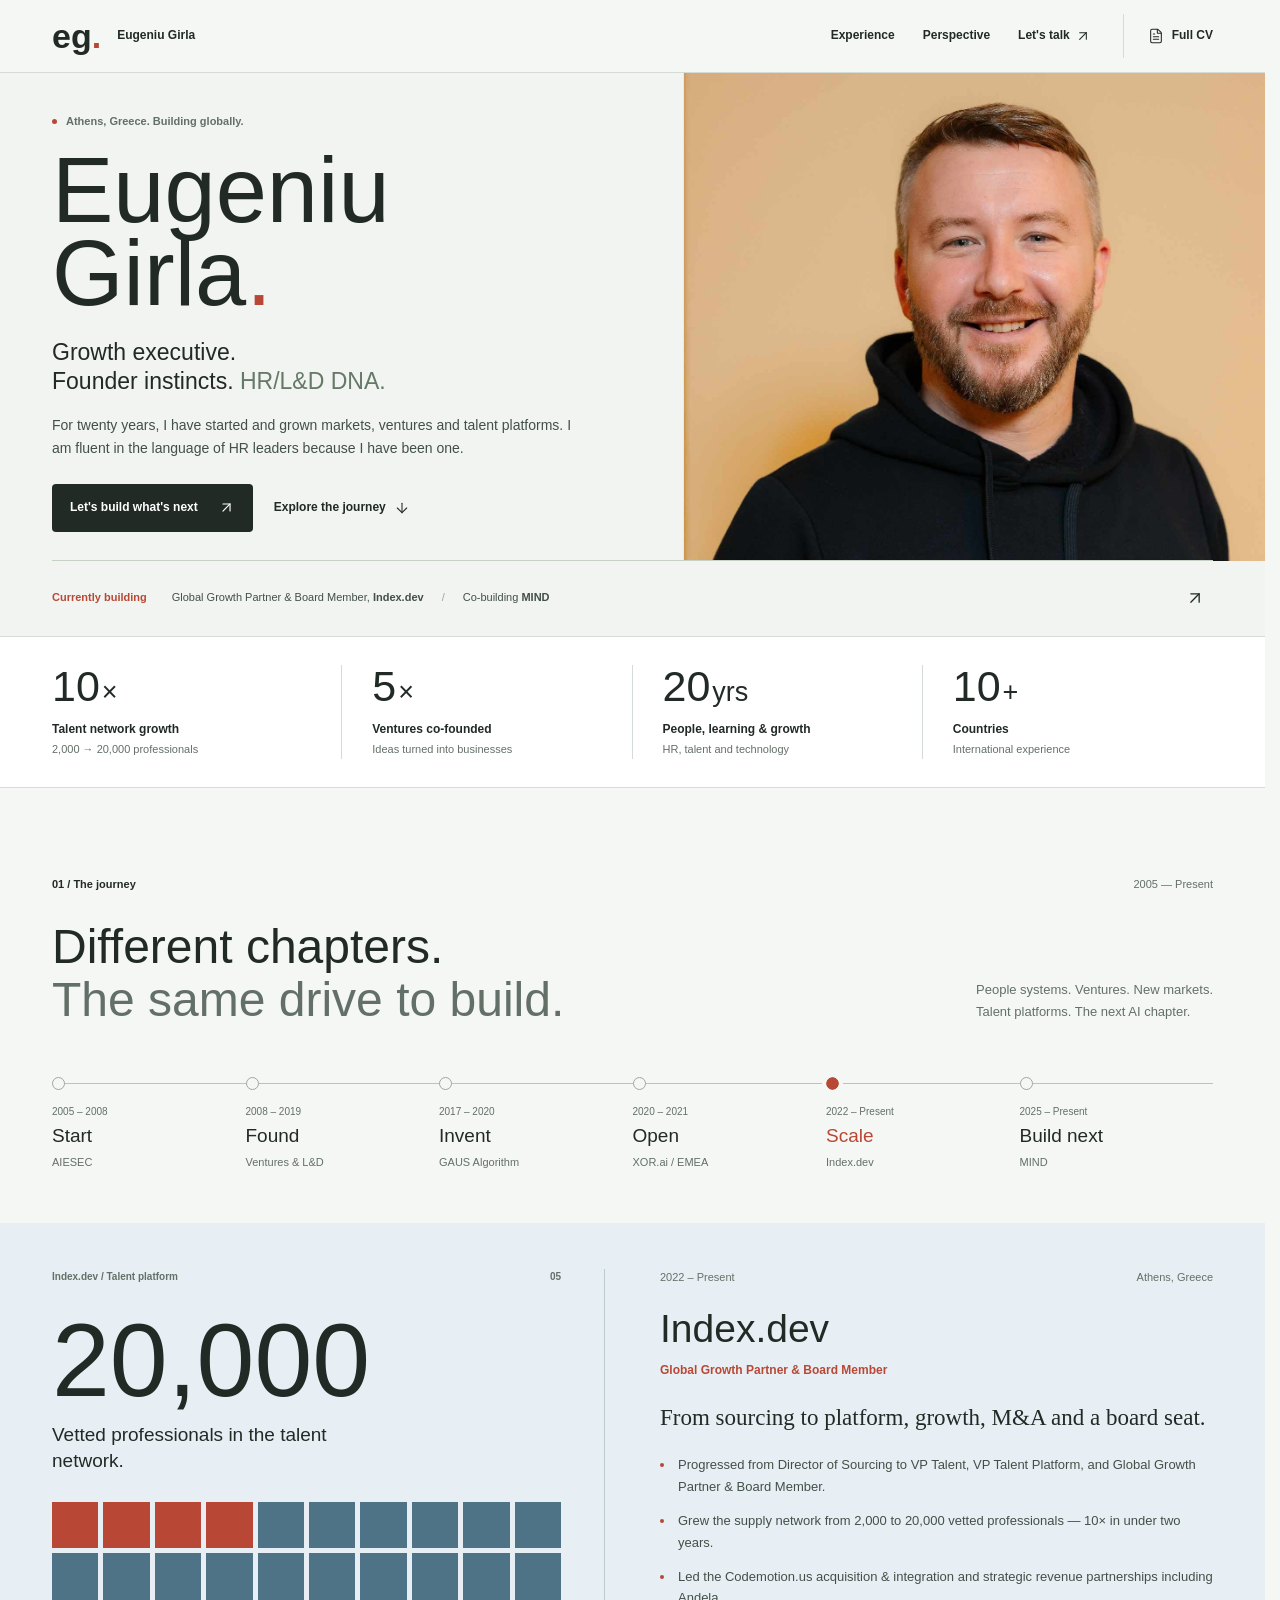
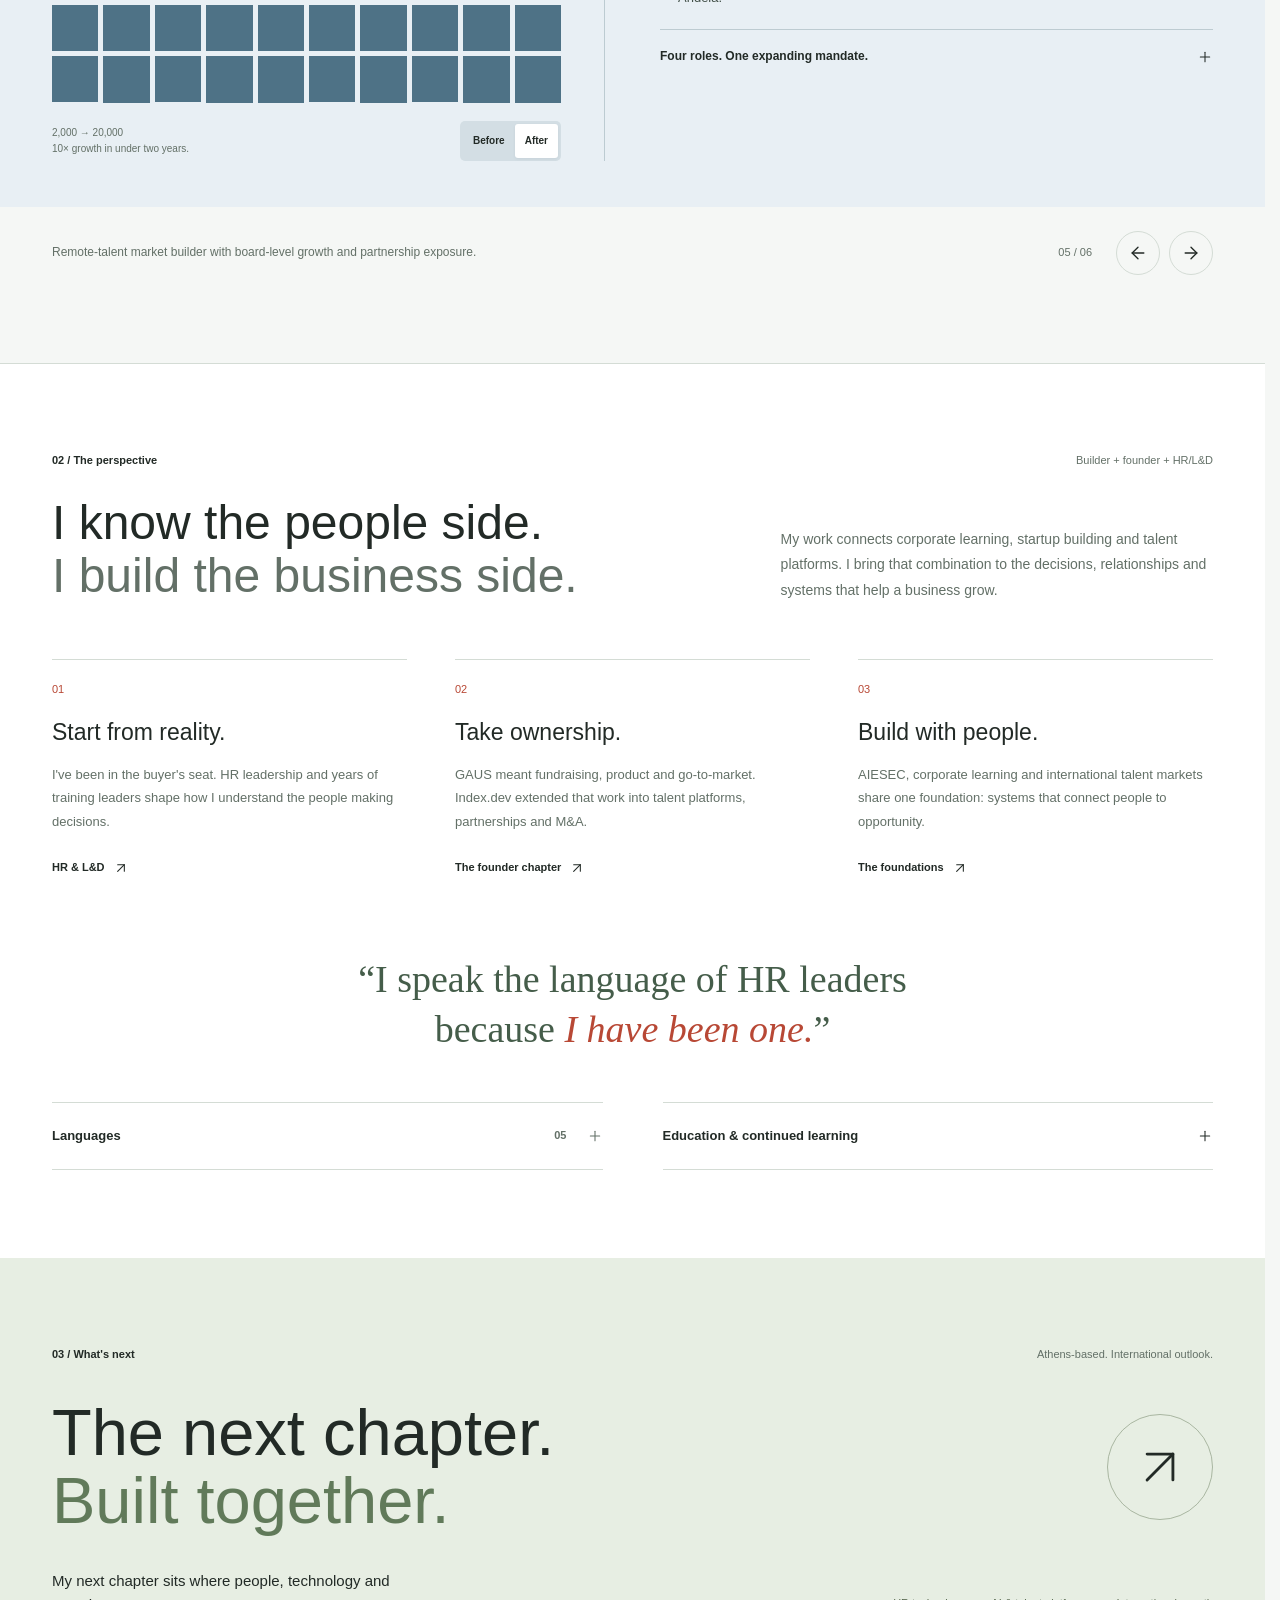
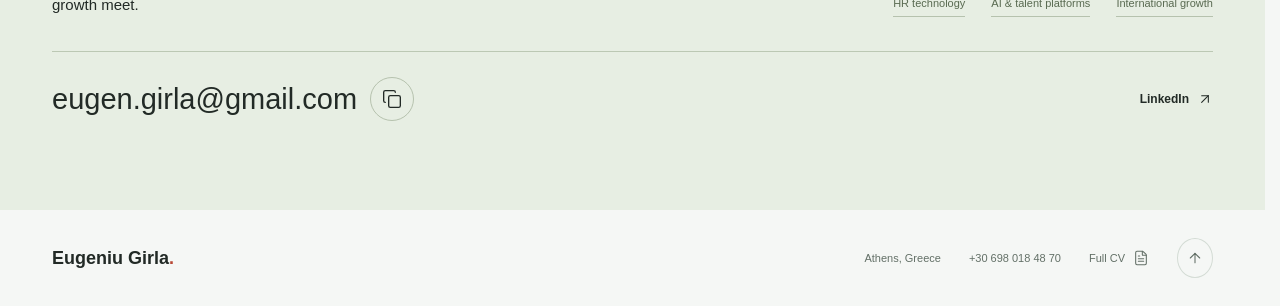
<file: index.html>
<!doctype html>
<html lang="en">
<head>
  <meta charset="utf-8">
  <meta name="viewport" content="width=device-width,initial-scale=1">
  <meta name="robots" content="index,follow">
  <meta name="theme-color" content="#f5f7f5">
  <meta name="description" content="Eugeniu Girla. Growth executive, founder and market builder with HR and L&D DNA. Based in Athens, building globally.">
  <title>Eugeniu Girla | Building What Comes Next</title>
  <link rel="canonical" href="https://eugeniugirla.com/">
  <meta property="og:type" content="website">
  <meta property="og:locale" content="en_GB">
  <meta property="og:title" content="Eugeniu Girla | Building What Comes Next">
  <meta property="og:description" content="Growth executive, founder and market builder with HR and L&amp;D DNA. Based in Athens, building globally.">
  <meta property="og:url" content="https://eugeniugirla.com/">
  <meta property="og:image" content="https://eugeniugirla.com/assets/eugeniu-girla-portrait.jpg">
  <meta property="og:image:width" content="1344">
  <meta property="og:image:height" content="2016">
  <meta property="og:image:alt" content="Eugeniu Girla">
  <meta name="twitter:card" content="summary">
  <script type="application/ld+json">{"@context":"https://schema.org","@type":"ProfilePage","url":"https://eugeniugirla.com/","dateModified":"2026-11-11","mainEntity":{"@type":"Person","@id":"https://eugeniugirla.com/#person","name":"Eugeniu Girla","url":"https://eugeniugirla.com/","jobTitle":"Global Growth Partner & Board Member","image":"https://eugeniugirla.com/assets/eugeniu-girla-portrait.jpg","homeLocation":{"@type":"City","name":"Athens"},"sameAs":["https://www.linkedin.com/in/eugeniugirla"]}}</script>
  <link rel="icon" href="data:image/svg+xml,%3Csvg xmlns='http://www.w3.org/2000/svg' viewBox='0 0 64 64'%3E%3Crect width='64' height='64' rx='8' fill='%23222825'/%3E%3Ctext x='32' y='43' text-anchor='middle' font-family='Arial' font-size='29' fill='%23fff'%3EEG%3C/text%3E%3C/svg%3E">
  <link rel="preload" href="assets/eugeniu-girla-portrait.jpg" as="image">
  <link rel="stylesheet" href="style.css?v=8f9b8d52e3e3">
  <script defer src="assets/content.js"></script>
  <script defer src="assets/icons.js"></script>
  <script defer src="app.js?v=e6b5f8f4810b"></script>
</head>
<body>
  <a class="skip-link" href="#experience">Skip to experience</a>
  <header class="site-header">
    <div class="shell header-row">
      <a class="brand" href="#home" aria-label="Eugeniu Girla, home"><span class="monogram">eg<span>.</span></span><span class="brand-name">Eugeniu Girla</span></a>
      <nav aria-label="Main navigation"><a href="#experience">Experience</a><a class="perspective-nav" href="#perspective">Perspective</a><a href="#contact">Let's talk<i data-icon="ArrowUpRight"></i></a></nav>
      <a class="cv-link" href="cv.html" data-open-cv><i data-icon="FileText"></i><span>Full CV</span></a>
    </div>
  </header>
  <main>
    <section class="hero" id="home" aria-labelledby="hero-name">
      <div class="hero-plane" aria-hidden="true"></div>
      <div class="shell hero-inner">
        <div class="hero-text">
          <p class="eyebrow hero-location"><span class="location-mark" aria-hidden="true"></span>Athens, Greece. Building globally.</p>
          <div class="hero-name-row"><h1 id="hero-name">Eugeniu<br>Girla<span>.</span></h1><div class="mobile-portrait"><img src="assets/eugeniu-girla-portrait.jpg" alt="Eugeniu Girla" width="1344" height="2016" decoding="async"></div></div>
          <h2>Growth executive.<br>Founder instincts. <span>HR/L&amp;D DNA.</span></h2>
          <p class="hero-copy">For twenty years, I have started and grown markets, ventures and talent platforms. I am fluent in the language of HR leaders because I have been one.</p>
          <div class="hero-actions"><a class="button button-dark" href="#contact">Let's build what's next<i data-icon="ArrowUpRight"></i></a><a class="text-link" href="#experience">Explore the journey<i data-icon="ArrowDown"></i></a></div>
        </div>
        <figure class="hero-portrait"><img src="assets/eugeniu-girla-portrait.jpg" alt="Eugeniu Girla" width="1344" height="2016" fetchpriority="high" decoding="async"></figure>
        <div class="hero-current"><span>Currently building</span><p>Global Growth Partner &amp; Board Member, <b>Index.dev</b><span class="current-divider">/</span>Co-building <b>MIND</b></p><a href="#experience" data-case-link="index" aria-label="Explore current work at Index.dev"><i data-icon="ArrowUpRight"></i></a></div>
      </div>
    </section>

    <section class="proof-band" aria-label="Twenty years of building, at a glance">
      <div class="shell proof-row">
        <a href="#experience" data-case-link="index"><strong>10<span>&times;</span></strong><div><b>Talent network growth</b><span>2,000 &rarr; 20,000 professionals</span></div><i data-icon="ArrowUpRight"></i></a>
        <a href="#experience" data-case-link="gaus"><strong>5<span>&times;</span></strong><div><b>Ventures co-founded</b><span>Ideas turned into businesses</span></div><i data-icon="ArrowUpRight"></i></a>
        <a href="#experience" data-case-link="ventures"><strong>20<span>yrs</span></strong><div><b>People, learning &amp; growth</b><span>HR, talent and technology</span></div><i data-icon="ArrowUpRight"></i></a>
        <a href="#experience" data-case-link="aiesec"><strong>10<span>+</span></strong><div><b>Countries</b><span>International experience</span></div><i data-icon="ArrowUpRight"></i></a>
      </div>
    </section>

    <section class="experience section-pad" id="experience" aria-labelledby="experience-title">
      <span id="journey" class="legacy-anchor" aria-hidden="true"></span>
      <div class="shell">
        <div class="section-label"><span>01 / The journey</span><span>2005 &mdash; Present</span></div>
        <div class="section-heading"><h2 id="experience-title">Different chapters.<br><span>The same drive to build.</span></h2><p>People systems. Ventures. New markets.<br>Talent platforms. The next AI chapter.</p></div>
        <div class="career-thread" role="tablist" aria-label="Explore career chapters">
          <button id="tab-aiesec" role="tab" aria-selected="false" aria-controls="case-panel" tabindex="-1" data-case="aiesec"><span class="thread-dot" aria-hidden="true"></span><small>2005 &ndash; 2008</small><b>Start</b><span>AIESEC</span></button>
          <button id="tab-ventures" role="tab" aria-selected="false" aria-controls="case-panel" tabindex="-1" data-case="ventures"><span class="thread-dot" aria-hidden="true"></span><small>2008 &ndash; 2019</small><b>Found</b><span>Ventures &amp; L&amp;D</span></button>
          <button id="tab-gaus" role="tab" aria-selected="false" aria-controls="case-panel" tabindex="-1" data-case="gaus"><span class="thread-dot" aria-hidden="true"></span><small>2017 &ndash; 2020</small><b>Invent</b><span>GAUS Algorithm</span></button>
          <button id="tab-xor" role="tab" aria-selected="false" aria-controls="case-panel" tabindex="-1" data-case="xor"><span class="thread-dot" aria-hidden="true"></span><small>2020 &ndash; 2021</small><b>Open</b><span>XOR.ai / EMEA</span></button>
          <button id="tab-index" role="tab" aria-selected="true" aria-controls="case-panel" data-case="index"><span class="thread-dot" aria-hidden="true"></span><small>2022 &ndash; Present</small><b>Scale</b><span>Index.dev</span></button>
          <button id="tab-mind" role="tab" aria-selected="false" aria-controls="case-panel" tabindex="-1" data-case="mind"><span class="thread-dot" aria-hidden="true"></span><small>2025 &ndash; Present</small><b>Build next</b><span>MIND</span></button>
        </div>
      </div>
      <div class="case-surface" data-tone="index">
        <div class="shell case-layout" role="tabpanel" id="case-panel" aria-labelledby="tab-index" tabindex="0">
          <div class="case-visual" id="case-visual"></div>
          <article class="case-story">
            <div class="case-metadata"><span id="case-date">2022 &ndash; Present</span><span id="case-location">Athens, Greece</span></div>
            <h3 id="case-title">Index.dev</h3>
            <p class="case-role" id="case-role">Global Growth Partner &amp; Board Member</p>
            <p class="case-summary" id="case-summary">From sourcing to platform, growth, M&amp;A and a board seat.</p>
            <ul class="case-points" id="case-points"><li>Progressed from Director of Sourcing to VP Talent, VP Talent Platform, and Global Growth Partner &amp; Board Member.</li><li>Grew the supply network from 2,000 to 20,000 vetted professionals &mdash; 10&times; in under two years.</li><li>Led the Codemotion.us acquisition &amp; integration and strategic revenue partnerships including Andela.</li></ul>
            <details class="case-detail" id="case-detail"><summary><span id="case-detail-title">Four roles. One expanding mandate.</span><i data-icon="Plus"></i></summary><div id="case-detail-body"></div></details>
          </article>
        </div>
      </div>
      <div class="shell case-footer"><p id="case-signal">Remote-talent market builder with board-level growth and partnership exposure.</p><div><span id="case-count">05 / 06</span><button class="icon-button" id="previous-case" aria-label="Previous career chapter" title="Previous chapter"><i data-icon="ArrowLeft"></i></button><button class="icon-button" id="next-case" aria-label="Next career chapter" title="Next chapter"><i data-icon="ArrowRight"></i></button></div></div>
      <noscript><p class="shell">Read the <a href="cv.html">complete CV</a> for all career chapters.</p></noscript>
    </section>

    <section class="perspective section-pad" id="perspective" aria-labelledby="perspective-title">
      <div class="shell">
        <div class="section-label"><span>02 / The perspective</span><span>Builder + founder + HR/L&amp;D</span></div>
        <div class="perspective-intro"><h2 id="perspective-title">I know the people side.<br><span>I build the business side.</span></h2><p>My work connects corporate learning, startup building and talent platforms. I bring that combination to the decisions, relationships and systems that help a business grow.</p></div>
        <div class="operating-principles">
          <article><span class="principle-number">01</span><h3>Start from reality.</h3><p>I've been in the buyer's seat. HR leadership and years of training leaders shape how I understand the people making decisions.</p><a class="text-link" href="#experience" data-case-link="ventures">HR &amp; L&amp;D<i data-icon="ArrowUpRight"></i></a></article>
          <article><span class="principle-number">02</span><h3>Take ownership.</h3><p>GAUS meant fundraising, product and go-to-market. Index.dev extended that work into talent platforms, partnerships and M&amp;A.</p><a class="text-link" href="#experience" data-case-link="gaus">The founder chapter<i data-icon="ArrowUpRight"></i></a></article>
          <article><span class="principle-number">03</span><h3>Build with people.</h3><p>AIESEC, corporate learning and international talent markets share one foundation: systems that connect people to opportunity.</p><a class="text-link" href="#experience" data-case-link="aiesec">The foundations<i data-icon="ArrowUpRight"></i></a></article>
        </div>
        <blockquote>“I speak the language of HR leaders<br>because <em>I have been one.</em>”</blockquote>
        <div class="background-row"><details><summary>Languages<span>05<i data-icon="Plus"></i></span></summary><ul id="language-list"></ul></details><details><summary>Education &amp; continued learning<i data-icon="Plus"></i></summary><div id="learning-list"></div></details></div>
      </div>
    </section>

    <section class="next section-pad" id="contact" aria-labelledby="next-title">
      <div class="shell">
        <div class="section-label"><span>03 / What's next</span><span>Athens-based. International outlook.</span></div>
        <div class="next-top"><h2 id="next-title">The next chapter.<br><span>Built together.</span></h2><a class="large-arrow" href="mailto:eugen.girla@gmail.com" aria-label="Start a conversation by email"><i data-icon="ArrowUpRight"></i></a></div>
        <div class="next-fit"><p>My next chapter sits where people, technology and growth meet.</p><div><span>HR technology</span><span>AI &amp; talent platforms</span><span>International growth</span></div></div>
        <div class="contact-row"><a class="email" href="mailto:eugen.girla@gmail.com">eugen.girla@gmail.com</a><button class="icon-button" id="copy-email" aria-label="Copy email address" title="Copy email address"><i data-icon="Copy"></i></button><span class="copy-status" id="copy-status" role="status"></span><a class="text-link linkedin" href="https://www.linkedin.com/in/eugeniugirla" target="_blank" rel="noopener noreferrer">LinkedIn<i data-icon="ArrowUpRight"></i></a></div>
      </div>
    </section>
  </main>
  <footer><div class="shell footer-row"><a class="footer-name" href="#home">Eugeniu Girla<span>.</span></a><span>Athens, Greece</span><a href="tel:+306980184870">+30 698 018 48 70</a><a href="cv.html" data-open-cv>Full CV<i data-icon="FileText"></i></a><a class="back-top" href="#home" aria-label="Back to top" title="Back to top"><i data-icon="ArrowUpRight"></i></a></div></footer>

  <dialog id="cv-dialog" aria-labelledby="cv-name"><div class="cv-tools"><span>Curriculum vitae</span><div><button id="cv-print"><i data-icon="Printer"></i><span>Print / Save PDF</span></button><button id="cv-close" class="icon-button" aria-label="Close CV" title="Close CV" autofocus><i data-icon="X"></i></button></div></div><div class="cv-document"><h2 id="cv-name">Eugeniu Girla</h2><p class="cv-subtitle">5&times; Founder &amp; Builder &middot; HR Technology &middot; AI &amp; Talent</p><p class="cv-contact">Athens, Greece &middot; eugen.girla@gmail.com &middot; +30 698 018 48 70 &middot; in/eugeniugirla</p><div id="cv-content"><section class="cv-section"><h3>Profile</h3><div class="cv-entry"><header><h4>20 years of starting and growing things</h4></header><p>I am a builder, not a scorekeeper. I speak the language of HR leaders because I have been one. Today, I am building at board level at Index.dev and co-leading MIND, its AI talent &amp; agents spinoff.</p></div></section>
<section class="cv-section"><h3>Experience</h3><div class="cv-entry"><header><h4>MIND</h4><span>2025 – Present · Athens, Greece</span></header><p>Building at the frontier of AI talent and AI agents.</p><ul><li>Co-building the go-to-market and operational model for an Index.dev spinoff.</li><li>Focused on helping companies find and deploy AI talent and AI agents.</li><li>Extends the remote-talent platform playbook into the next talent category.</li></ul></div><div class="cv-entry"><header><h4>Index.dev</h4><span>2022 – Present · Athens, Greece</span></header><p>From sourcing to platform, growth, M&amp;A and a board seat.</p><ul><li>Progressed from Director of Sourcing to VP Talent, VP Talent Platform, and Global Growth Partner &amp; Board Member.</li><li>Grew the supply network from 2,000 to 20,000 vetted professionals — 10× in under two years.</li><li>Led the Codemotion.us acquisition &amp; integration and strategic revenue partnerships including Andela.</li></ul></div><div class="cv-entry"><header><h4>XOR.ai</h4><span>2020 – 2021 · Athens / EMEA</span></header><p>Opened an entire region for AI recruitment automation.</p><ul><li>Built XOR.ai’s EMEA commercial territory from zero — no team, no pipeline, no market presence on day one.</li><li>Closed enterprise accounts including MOL Group as the region’s flagship client.</li><li>Translated AI, chatbots and automation into operational value for senior HR leaders when most had never heard of it.</li></ul></div><div class="cv-entry"><header><h4>GAUS Algorithm</h4><span>2017 – 2020 · Estonia</span></header><p>An AI recruitment startup in Estonia in 2017 — before AI was the world’s obsession.</p><ul><li>Co-Founder &amp; CEO of one of CEE’s first AI-powered IT recruitment platforms — secured funding and a place in a leading Estonian B2B accelerator.</li><li>Built the matching algorithm from scratch around tailored recruitment logic and 25+ candidate-engagement signals.</li><li>Ran fundraising, product and go-to-market across EU and Baltic markets — the full startup arc from idea to pivot.</li></ul></div><div class="cv-entry"><header><h4>TalentKapital · Kintaly · AND</h4><span>2008 – 2019 · Ukraine · Moldova · Romania · CEE</span></header><p>Turned training, recruitment and career events into market infrastructure.</p><ul><li>Co-Founder &amp; Managing Partner of TalentKapital Ukraine — business-simulation-based corporate training.</li><li>Co-founded Kintaly / Târgul de Carieră, one of CEE’s largest career-fair businesses; events across 7 countries; sold shares in 2016.</li><li>Trainer at AND, one of Moldova’s top academies — 7+ years of leadership, sales, HR and team programs; later ran CEE’s largest free tech-recruitment event with Cluj Tech Society.</li></ul></div><div class="cv-entry"><header><h4>AIESEC Moldova &amp; Ukraine</h4><span>2005 – 2008 · Moldova &amp; Ukraine</span></header><p>Built the first leadership operating system — from a blank sheet at nineteen.</p><ul><li>Built AIESEC Moldova from a blank sheet into one of the country’s strongest youth organizations — still running today.</li><li>As VP Talent at AIESEC Ukraine, managed talent systems for 700+ people across 16 cities.</li><li>Created recruitment, learning, allocation and leadership-development systems from scratch.</li></ul></div></section>
<section class="cv-section"><h3>Education</h3><div class="cv-entry"><header><h4>Academia de Studii Economice din Moldova</h4><span>2015 – 2020</span></header><p>BASc, Food Science &amp; Technology</p></div><div class="cv-entry"><header><h4>National College &quot;Gheorghe Lazăr&quot;, Bucharest</h4><span>1999 – 2003</span></header><p>Diploma, Social Studies</p></div><div class="cv-entry"><header><h4>AIESEC International</h4><span>2004 – 2008</span></header><p>Leadership &amp; Organisational Development</p></div></section>
<section class="cv-section"><h3>Certifications &amp; Training</h3><div class="cv-entry"><ul><li>LinkedIn Recruiter: AI-Powered Talent Acquisition</li><li>Prompt Engineering: How to Talk to the AIs</li><li>Claude Code Academy Certificate</li><li>Train the Trainers L1 — Edurom, Romania (2005); L2 — AIESEC International, Netherlands (2006)</li><li>Attendee — World Staffing Summit 2022</li></ul></div></section>
<section class="cv-section"><h3>Languages</h3><div class="cv-entry"><ul><li>English (C2 — Proficient)</li><li>Romanian (Native)</li><li>Russian (C2 — Proficient)</li><li>Ukrainian (B1 — Intermediate)</li><li>Greek (A2 · Beginner)</li></ul></div></section></div></div></dialog>
</body>
</html>
</file>
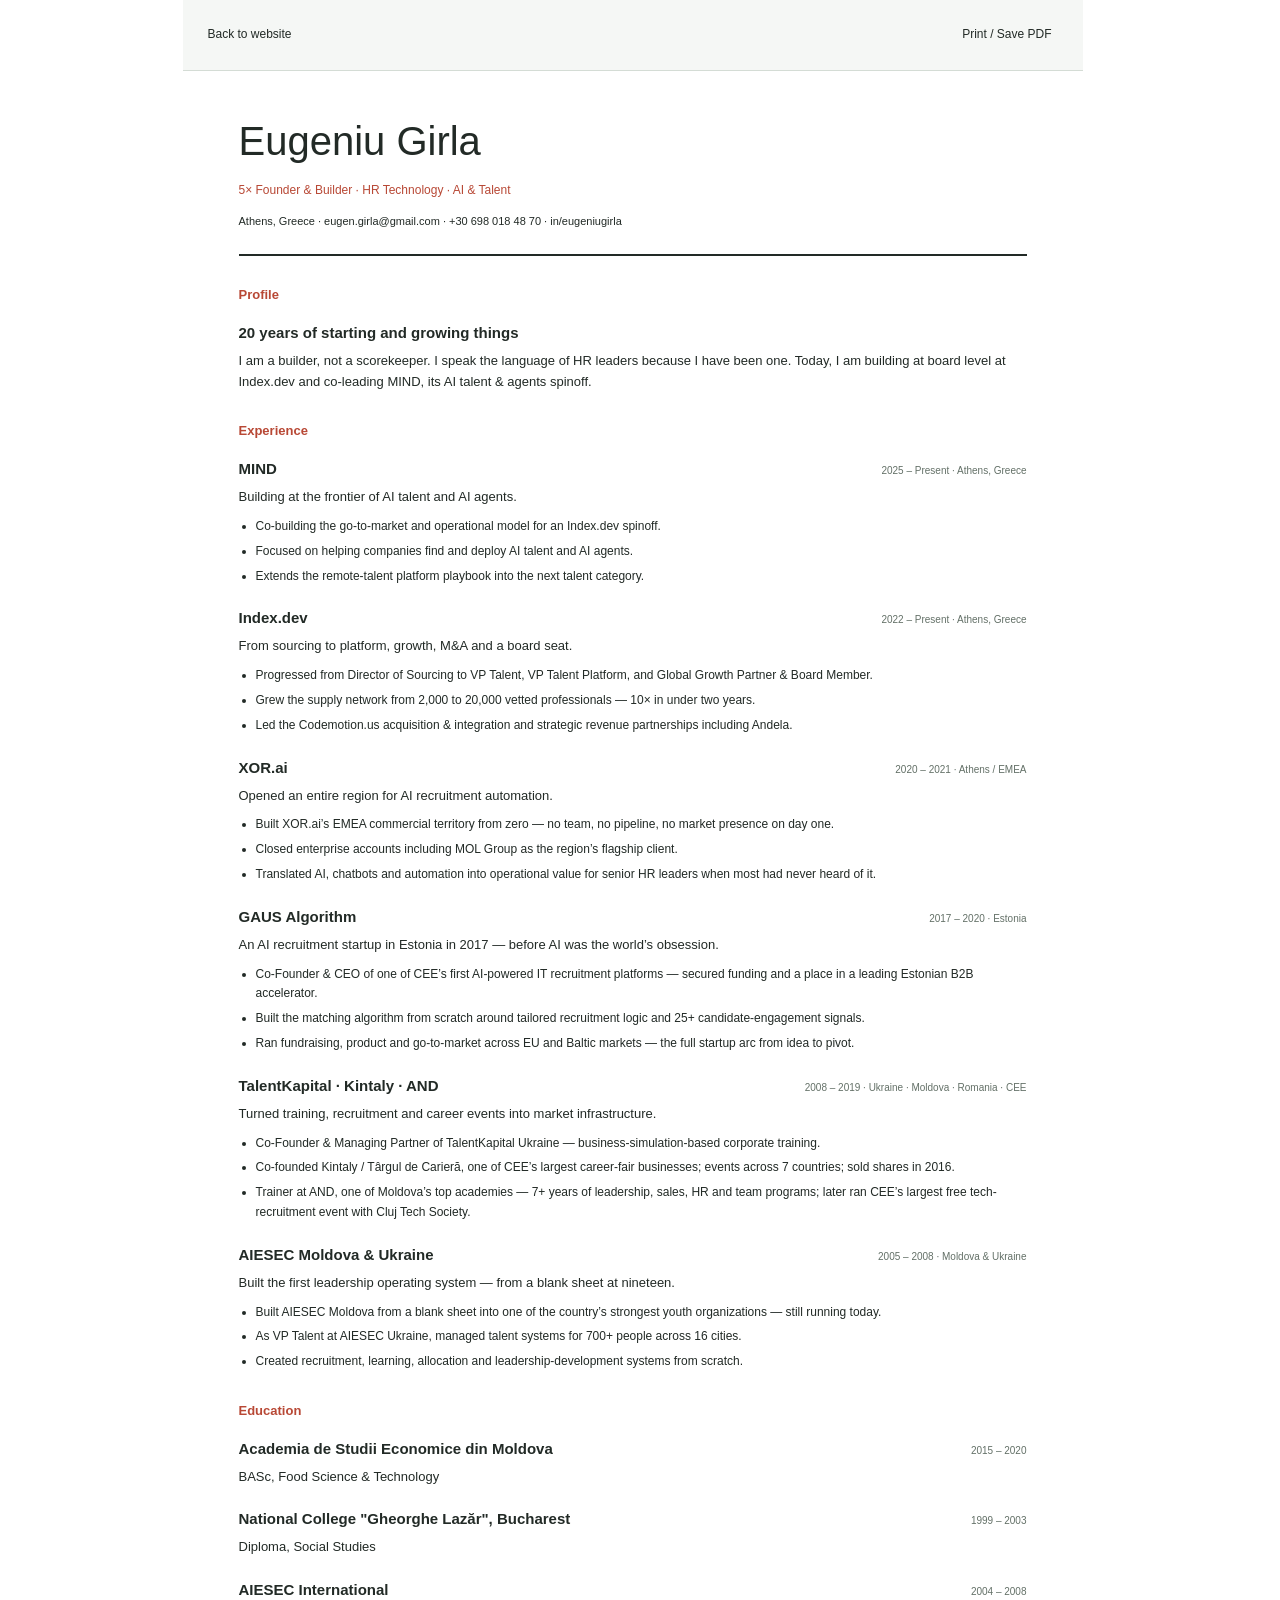
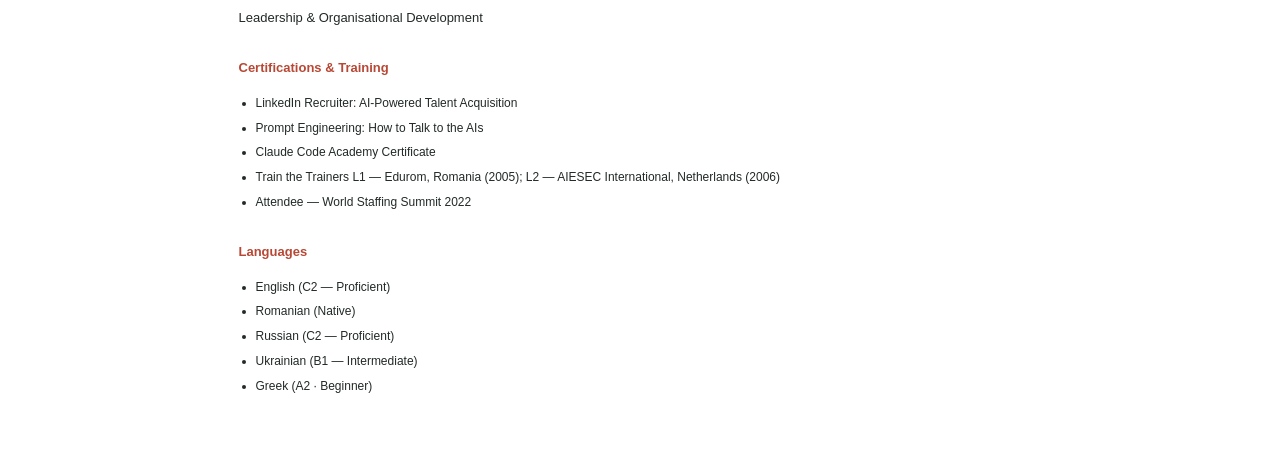
<file: cv.html>
<!doctype html><html lang="en"><head><meta charset="utf-8"><meta name="viewport" content="width=device-width,initial-scale=1"><meta name="robots" content="index,follow"><meta name="description" content="The full CV of Eugeniu Girla: growth leadership, funded startup experience, HR technology, talent platforms and learning."><link rel="canonical" href="https://eugeniugirla.com/cv"><title>Eugeniu Girla | Full CV</title><link rel="icon" href="data:image/svg+xml,%3Csvg xmlns='http://www.w3.org/2000/svg' viewBox='0 0 64 64'%3E%3Crect width='64' height='64' rx='8' fill='%23222825'/%3E%3Ctext x='32' y='43' text-anchor='middle' font-family='Arial' font-size='29' fill='%23fff'%3EEG%3C/text%3E%3C/svg%3E"><link rel="stylesheet" href="style.css?v=8f9b8d52e3e3"></head><body class="cv-standalone"><main><div class="cv-tools"><a href="index.html">Back to website</a><button onclick="window.print()">Print / Save PDF</button></div><article class="cv-document"><h2>Eugeniu Girla</h2><p class="cv-subtitle">5× Founder &amp; Builder · HR Technology · AI &amp; Talent</p><p class="cv-contact">Athens, Greece · eugen.girla@gmail.com · +30 698 018 48 70 · in/eugeniugirla</p><section class="cv-section"><h3>Profile</h3><div class="cv-entry"><header><h4>20 years of starting and growing things</h4></header><p>I am a builder, not a scorekeeper. I speak the language of HR leaders because I have been one. Today, I am building at board level at Index.dev and co-leading MIND, its AI talent &amp; agents spinoff.</p></div></section>
<section class="cv-section"><h3>Experience</h3><div class="cv-entry"><header><h4>MIND</h4><span>2025 – Present · Athens, Greece</span></header><p>Building at the frontier of AI talent and AI agents.</p><ul><li>Co-building the go-to-market and operational model for an Index.dev spinoff.</li><li>Focused on helping companies find and deploy AI talent and AI agents.</li><li>Extends the remote-talent platform playbook into the next talent category.</li></ul></div><div class="cv-entry"><header><h4>Index.dev</h4><span>2022 – Present · Athens, Greece</span></header><p>From sourcing to platform, growth, M&amp;A and a board seat.</p><ul><li>Progressed from Director of Sourcing to VP Talent, VP Talent Platform, and Global Growth Partner &amp; Board Member.</li><li>Grew the supply network from 2,000 to 20,000 vetted professionals — 10× in under two years.</li><li>Led the Codemotion.us acquisition &amp; integration and strategic revenue partnerships including Andela.</li></ul></div><div class="cv-entry"><header><h4>XOR.ai</h4><span>2020 – 2021 · Athens / EMEA</span></header><p>Opened an entire region for AI recruitment automation.</p><ul><li>Built XOR.ai’s EMEA commercial territory from zero — no team, no pipeline, no market presence on day one.</li><li>Closed enterprise accounts including MOL Group as the region’s flagship client.</li><li>Translated AI, chatbots and automation into operational value for senior HR leaders when most had never heard of it.</li></ul></div><div class="cv-entry"><header><h4>GAUS Algorithm</h4><span>2017 – 2020 · Estonia</span></header><p>An AI recruitment startup in Estonia in 2017 — before AI was the world’s obsession.</p><ul><li>Co-Founder &amp; CEO of one of CEE’s first AI-powered IT recruitment platforms — secured funding and a place in a leading Estonian B2B accelerator.</li><li>Built the matching algorithm from scratch around tailored recruitment logic and 25+ candidate-engagement signals.</li><li>Ran fundraising, product and go-to-market across EU and Baltic markets — the full startup arc from idea to pivot.</li></ul></div><div class="cv-entry"><header><h4>TalentKapital · Kintaly · AND</h4><span>2008 – 2019 · Ukraine · Moldova · Romania · CEE</span></header><p>Turned training, recruitment and career events into market infrastructure.</p><ul><li>Co-Founder &amp; Managing Partner of TalentKapital Ukraine — business-simulation-based corporate training.</li><li>Co-founded Kintaly / Târgul de Carieră, one of CEE’s largest career-fair businesses; events across 7 countries; sold shares in 2016.</li><li>Trainer at AND, one of Moldova’s top academies — 7+ years of leadership, sales, HR and team programs; later ran CEE’s largest free tech-recruitment event with Cluj Tech Society.</li></ul></div><div class="cv-entry"><header><h4>AIESEC Moldova &amp; Ukraine</h4><span>2005 – 2008 · Moldova &amp; Ukraine</span></header><p>Built the first leadership operating system — from a blank sheet at nineteen.</p><ul><li>Built AIESEC Moldova from a blank sheet into one of the country’s strongest youth organizations — still running today.</li><li>As VP Talent at AIESEC Ukraine, managed talent systems for 700+ people across 16 cities.</li><li>Created recruitment, learning, allocation and leadership-development systems from scratch.</li></ul></div></section>
<section class="cv-section"><h3>Education</h3><div class="cv-entry"><header><h4>Academia de Studii Economice din Moldova</h4><span>2015 – 2020</span></header><p>BASc, Food Science &amp; Technology</p></div><div class="cv-entry"><header><h4>National College &quot;Gheorghe Lazăr&quot;, Bucharest</h4><span>1999 – 2003</span></header><p>Diploma, Social Studies</p></div><div class="cv-entry"><header><h4>AIESEC International</h4><span>2004 – 2008</span></header><p>Leadership &amp; Organisational Development</p></div></section>
<section class="cv-section"><h3>Certifications &amp; Training</h3><div class="cv-entry"><ul><li>LinkedIn Recruiter: AI-Powered Talent Acquisition</li><li>Prompt Engineering: How to Talk to the AIs</li><li>Claude Code Academy Certificate</li><li>Train the Trainers L1 — Edurom, Romania (2005); L2 — AIESEC International, Netherlands (2006)</li><li>Attendee — World Staffing Summit 2022</li></ul></div></section>
<section class="cv-section"><h3>Languages</h3><div class="cv-entry"><ul><li>English (C2 — Proficient)</li><li>Romanian (Native)</li><li>Russian (C2 — Proficient)</li><li>Ukrainian (B1 — Intermediate)</li><li>Greek (A2 · Beginner)</li></ul></div></section></article></main></body></html>
</file>
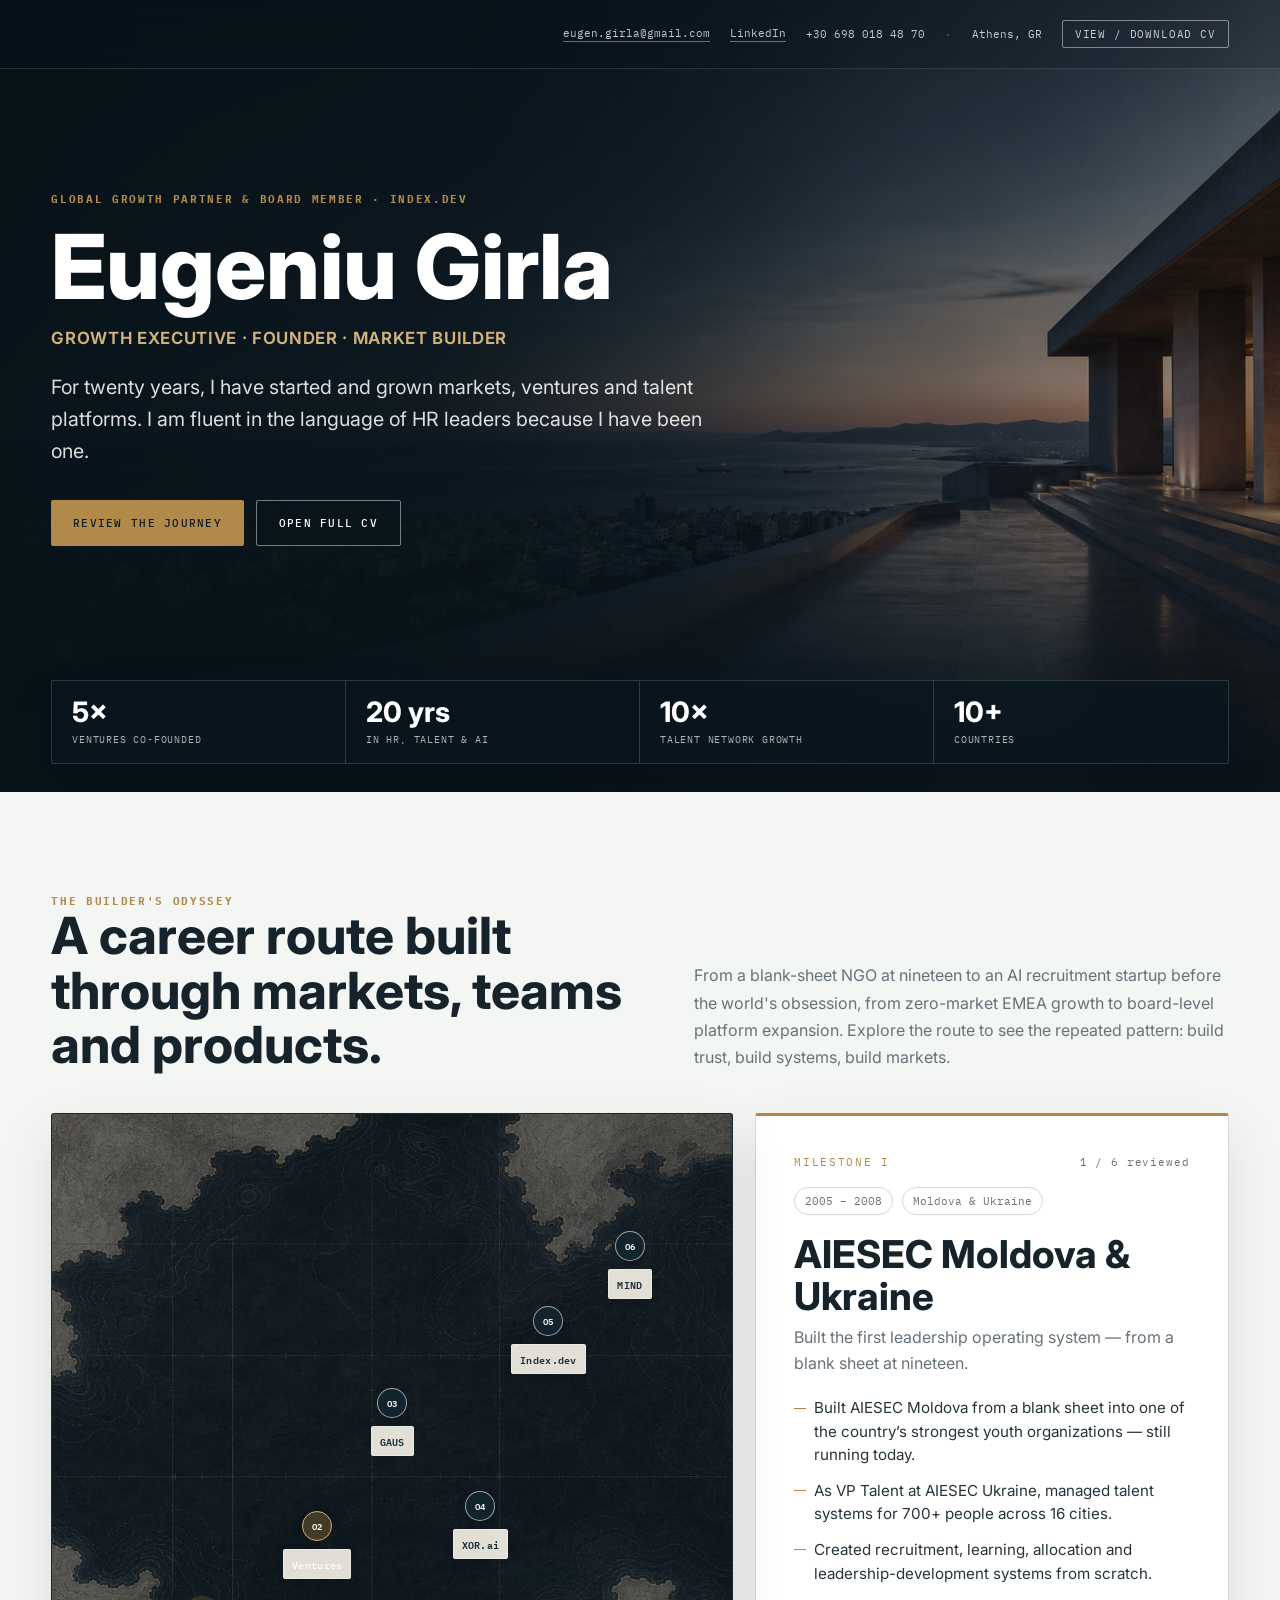
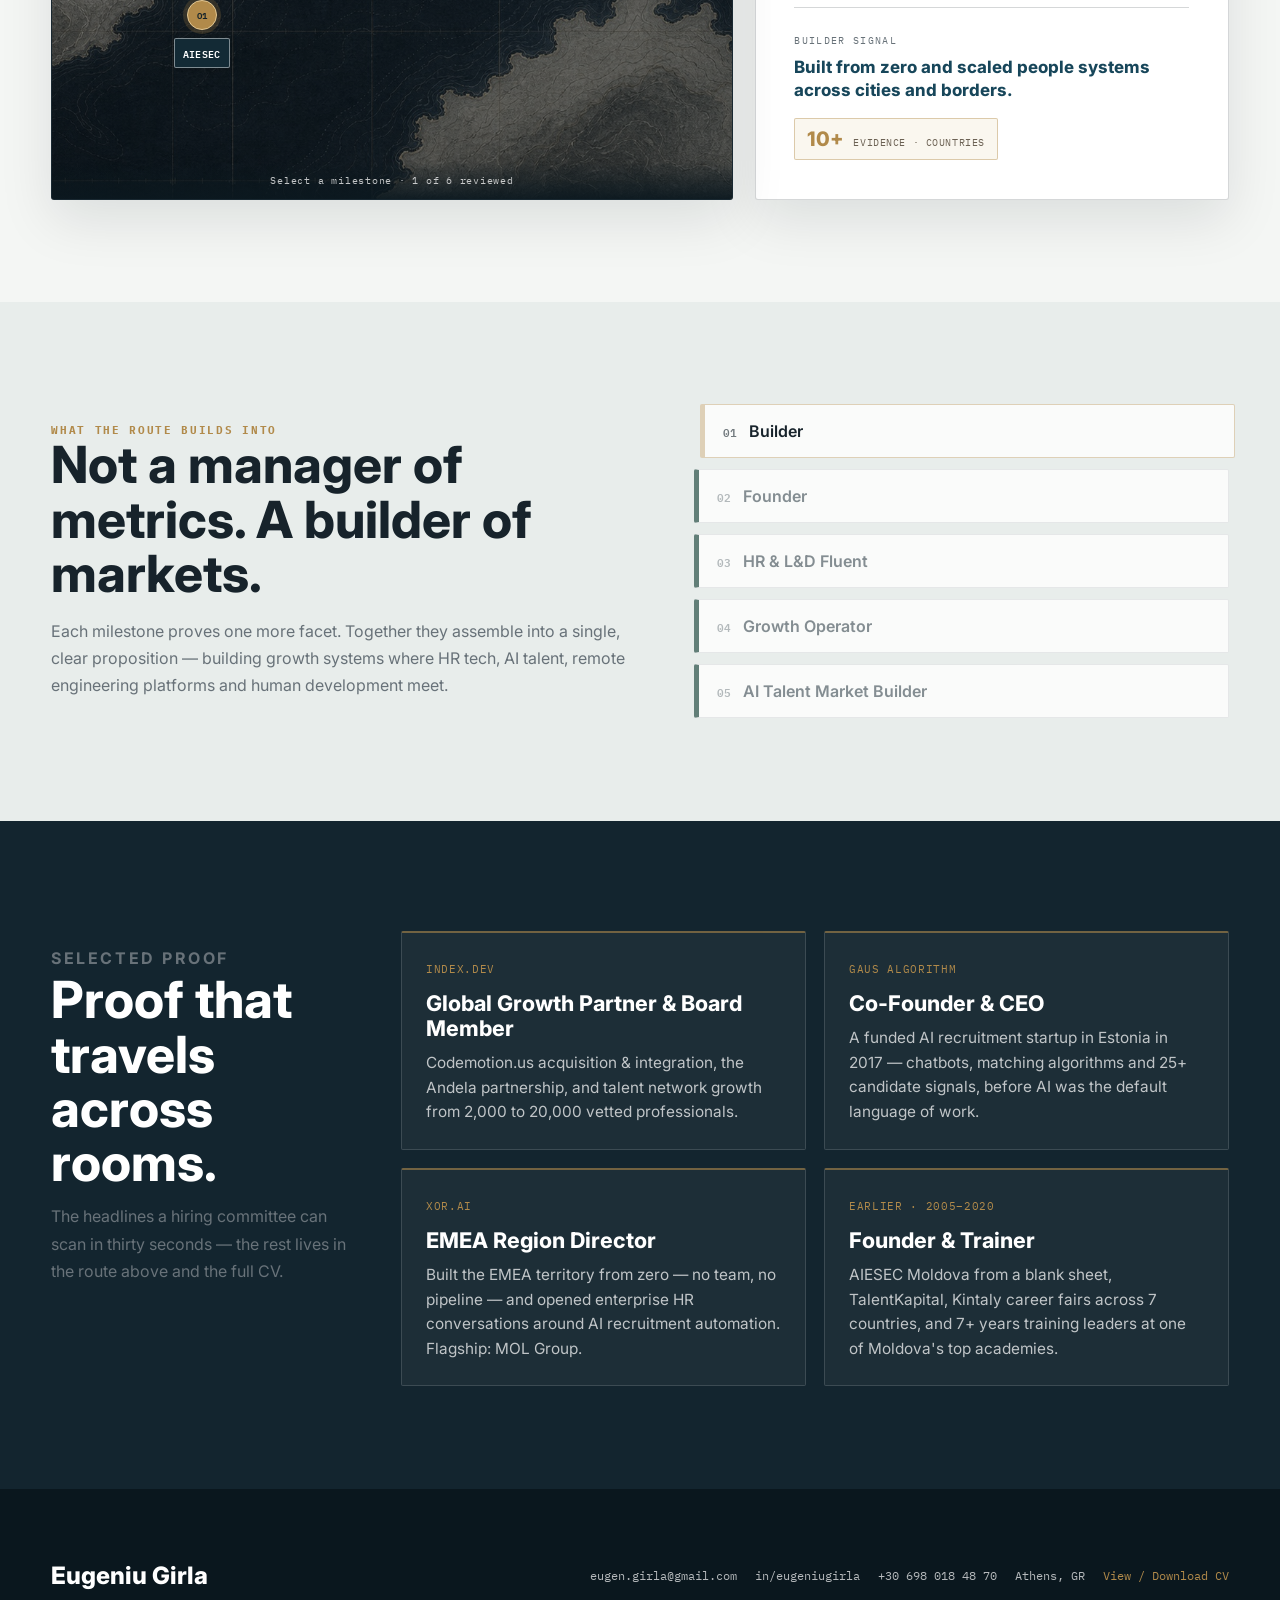
<file: v2.html>
<!DOCTYPE html>
<html lang="en">
<head>
<meta charset="utf-8">
<meta name="viewport" content="width=device-width, initial-scale=1">
<title>Eugeniu Girla — The Builder's Odyssey</title>
<meta name="description" content="Eugeniu Girla — 5× Founder &amp; Builder · HR Technology · AI &amp; Talent. An interactive career journey across twenty years of building, from Moldova to Athens.">
<meta property="og:title" content="Eugeniu Girla — The Builder's Odyssey">
<meta property="og:description" content="5× Founder &amp; Builder · HR Technology · AI &amp; Talent. Twenty years of building markets, ventures and talent platforms.">
<meta property="og:image" content="assets/athens-executive-hero-v2.jpg">
<meta property="og:type" content="website">
<link rel="preconnect" href="https://fonts.googleapis.com">
<link rel="preconnect" href="https://fonts.gstatic.com" crossorigin>
<link href="https://fonts.googleapis.com/css2?family=Spectral:ital,wght@0,300;0,400;0,500;0,600;1,300;1,400&amp;family=Inter:wght@400;500;600;700;800&amp;family=IBM+Plex+Mono:wght@400;500&amp;display=swap" rel="stylesheet">
<style>
  :root{
    --ink:#0d1f2a; --muted:#5a6a72; --sea:#0d4f6d; --deep:#062533; --abyss:#04161f;
    --foam:#f5fbf8; --paper:#ffffff; --gold:#d9a441; --gold-soft:#e9c477; --coral:#dd6f57; --mint:#79bba7;
    --line:rgba(13,31,42,.14); --line-soft:rgba(13,31,42,.08);
    --shadow:0 22px 80px rgba(6,37,51,.18);
    --mono:'IBM Plex Mono',ui-monospace,monospace;
    --serif:'Spectral',Georgia,serif;
    --sans:'Inter',ui-sans-serif,system-ui,-apple-system,sans-serif;
  }
  *{box-sizing:border-box;margin:0;padding:0}
  html{scroll-behavior:smooth}
  body{color:var(--ink);background:var(--foam);font-family:var(--sans);-webkit-font-smoothing:antialiased;text-rendering:optimizeLegibility;overflow-x:hidden}
  a{color:inherit;text-decoration:none}
  button{font:inherit;cursor:pointer;border:none;background:none;color:inherit}
  ul{list-style:none}
  ::selection{background:rgba(217,164,65,.28)}
  .eyebrow{font-family:var(--mono);font-size:11px;letter-spacing:.28em;text-transform:uppercase;color:var(--gold);font-weight:500}
  h1,h2,h3{font-family:var(--serif);font-weight:400;letter-spacing:-.01em}

  @keyframes odRing{0%{transform:translate(-50%,-50%) scale(.7);opacity:.7}100%{transform:translate(-50%,-50%) scale(2.4);opacity:0}}
  @keyframes odPulse{0%,100%{box-shadow:0 0 0 0 rgba(217,164,65,.5),0 0 18px rgba(217,164,65,.6)}50%{box-shadow:0 0 0 6px rgba(217,164,65,0),0 0 26px rgba(217,164,65,.85)}}
  @keyframes odUp{0%{opacity:0;transform:translateY(16px)}100%{opacity:1;transform:translateY(0)}}
  @keyframes odDraw{to{stroke-dashoffset:0}}

  /* ---------------- HERO ---------------- */
  .hero{position:relative;min-height:96vh;display:grid;align-items:end;padding:24px clamp(18px,4vw,64px) 150px;color:#fff;isolation:isolate;overflow:hidden}
  .hero-map,.hero-shade{position:absolute;inset:0}
  .hero-map{width:100%;height:100%;object-fit:cover;z-index:-3}
  .hero-shade{z-index:-2;background:
    linear-gradient(90deg,rgba(4,22,31,.94) 0%,rgba(4,22,31,.66) 40%,rgba(4,22,31,.08) 100%),
    linear-gradient(0deg,rgba(4,22,31,.92) 0%,rgba(4,22,31,0) 46%)}
  .topbar{position:absolute;top:0;left:0;right:0;z-index:5;display:flex;flex-wrap:wrap;gap:8px 20px;align-items:center;justify-content:flex-end;padding:20px clamp(18px,4vw,64px);font-family:var(--mono);font-size:12px;color:rgba(255,255,255,.82)}
  .topbar a,.topbar span{display:inline-flex;align-items:center;gap:6px}
  .topbar a{border-bottom:1px solid rgba(255,255,255,.38);padding-bottom:1px;transition:border-color .2s,color .2s}
  .topbar a:hover{color:#fff;border-color:var(--gold)}
  .topbar .sep{opacity:.4}
  .topbar .cvlink{border:1px solid rgba(255,255,255,.45);border-radius:3px;padding:6px 12px;letter-spacing:.08em;text-transform:uppercase;font-size:10.5px}
  .topbar .cvlink:hover{background:var(--gold);border-color:var(--gold);color:#142029}

  .hero-content{width:min(880px,100%);animation:odUp .8s ease both}
  .hero h1{font-size:clamp(3.4rem,9vw,7.4rem);line-height:.9;margin:14px 0 0;font-weight:400}
  .hero-copy{width:min(640px,100%);margin:26px 0 0;color:rgba(255,255,255,.9);font-size:clamp(1.1rem,2.1vw,1.45rem);line-height:1.5;font-weight:300;font-family:var(--serif)}
  .hero-actions{display:flex;flex-wrap:wrap;gap:12px;margin-top:32px}
  .btn{display:inline-flex;min-height:48px;align-items:center;justify-content:center;border-radius:4px;padding:0 22px;font-family:var(--mono);font-size:11px;letter-spacing:.14em;text-transform:uppercase;font-weight:500;transition:.25s}
  .btn-primary{background:var(--gold);color:#142029}
  .btn-primary:hover{background:var(--gold-soft);transform:translateY(-1px)}
  .btn-ghost{border:1px solid rgba(255,255,255,.45);color:#fff;backdrop-filter:blur(8px)}
  .btn-ghost:hover{border-color:var(--gold);color:var(--gold)}

  .signal-strip{position:absolute;left:clamp(18px,4vw,64px);right:clamp(18px,4vw,64px);bottom:30px;z-index:4;display:grid;grid-template-columns:repeat(4,minmax(0,1fr));border:1px solid rgba(255,255,255,.2);border-radius:5px;background:rgba(6,37,51,.46);backdrop-filter:blur(14px);overflow:hidden}
  .signal-strip div{padding:18px 20px;border-right:1px solid rgba(255,255,255,.16)}
  .signal-strip div:last-child{border-right:0}
  .signal-strip strong{display:block;font-family:var(--serif);font-size:clamp(1.7rem,3vw,2.4rem);line-height:1;color:#fff;font-weight:400}
  .signal-strip span{display:block;margin-top:7px;font-family:var(--mono);font-size:11px;letter-spacing:.04em;color:rgba(255,255,255,.7)}

  /* ---------------- JOURNEY ---------------- */
  .journey,.synthesis,.proof{padding:clamp(56px,8vw,104px) clamp(18px,4vw,64px)}
  .sec-head{display:grid;grid-template-columns:minmax(0,1.05fr) minmax(280px,.95fr);gap:clamp(24px,4vw,60px);align-items:end}
  .sec-head h2{font-size:clamp(2.1rem,4.6vw,4rem);line-height:1}
  .sec-head>p:last-child{color:var(--muted);font-size:1.06rem;line-height:1.62;font-family:var(--serif)}

  .console{display:grid;grid-template-columns:minmax(0,1.18fr) minmax(330px,.82fr);gap:20px;margin-top:38px;align-items:stretch}
  .map-panel{position:relative;min-height:540px;border:1px solid var(--line);border-radius:10px;overflow:hidden;background:var(--deep);box-shadow:var(--shadow)}
  .map-img{position:absolute;inset:0;width:100%;height:100%;object-fit:cover;transition:filter 1s ease;filter:brightness(.62) saturate(.72) contrast(1.02)}
  .map-haze{position:absolute;inset:0;background:radial-gradient(120% 90% at 70% 25%,rgba(4,22,31,.1),rgba(4,22,31,.62));transition:opacity 1s ease;pointer-events:none}
  .map-grid{position:absolute;inset:0;pointer-events:none;background-image:linear-gradient(rgba(255,255,255,.05) 1px,transparent 1px),linear-gradient(90deg,rgba(255,255,255,.045) 1px,transparent 1px);background-size:46px 46px;opacity:.5}
  .route-svg{position:absolute;inset:0;width:100%;height:100%;pointer-events:none}
  .route-svg polyline{fill:none;stroke:var(--gold);stroke-width:1.1;stroke-dasharray:2.4 2.4;vector-effect:non-scaling-stroke;opacity:.9;filter:drop-shadow(0 0 6px rgba(217,164,65,.5))}

  .island{position:absolute;left:var(--x);top:var(--y);transform:translate(-50%,-50%);display:flex;flex-direction:column;align-items:center;z-index:2}
  .island .ring{position:absolute;left:50%;top:8px;width:18px;height:18px;border-radius:50%;border:1px solid var(--gold);animation:odRing 2.4s ease-out infinite;pointer-events:none;display:none}
  .island .node{width:15px;height:15px;border-radius:50%;background:rgba(255,255,255,.14);border:1.5px solid rgba(255,255,255,.45);transition:.5s;position:relative;z-index:1}
  .island.found .node{background:var(--gold);border-color:var(--gold-soft);animation:odPulse 2.8s ease-in-out infinite}
  .island.next .node{border-color:var(--gold);background:rgba(217,164,65,.25)}
  .island .pill{margin-top:11px;padding:5px 10px;border-radius:999px;background:rgba(6,37,51,.72);backdrop-filter:blur(4px);color:rgba(255,255,255,.55);font-family:var(--mono);font-size:10.5px;letter-spacing:.06em;white-space:nowrap;transition:.5s;border:1px solid rgba(255,255,255,.12)}
  .island.found .pill{color:#fff;border-color:rgba(217,164,65,.5)}
  .island.next .pill{color:rgba(255,255,255,.85)}
  .island .coord{margin-top:5px;font-family:var(--mono);font-size:8.5px;letter-spacing:.06em;color:rgba(255,255,255,.55);opacity:0;transition:.5s}
  .island.found .coord{opacity:1}
  .island.active .node{box-shadow:0 0 0 6px rgba(217,164,65,.2),0 0 26px rgba(217,164,65,.9)}
  .island.active .pill{background:var(--gold);color:#142029;border-color:var(--gold)}

  .map-hint{position:absolute;left:0;right:0;bottom:14px;text-align:center;font-family:var(--mono);font-size:10.5px;letter-spacing:.08em;color:rgba(255,255,255,.7);pointer-events:none;padding:0 16px}

  .chapter-panel{display:flex;flex-direction:column;min-height:540px;padding:clamp(24px,3vw,36px);border:1px solid var(--line);border-radius:10px;background:var(--paper);box-shadow:var(--shadow)}
  .chap-top{display:flex;align-items:center;justify-content:space-between;gap:10px;margin-bottom:18px}
  .chap-idx{font-family:var(--mono);font-size:10px;letter-spacing:.16em;text-transform:uppercase;color:var(--gold)}
  .chap-prog{font-family:var(--mono);font-size:10px;letter-spacing:.08em;color:var(--muted)}
  .chap-meta{display:flex;flex-wrap:wrap;gap:9px;margin-bottom:18px}
  .chap-meta span{font-family:var(--mono);padding:6px 10px;border:1px solid var(--line);border-radius:999px;color:var(--muted);font-size:11px}
  .chapter-panel h3{font-size:clamp(1.9rem,3.6vw,2.9rem);line-height:1.02;margin-bottom:8px}
  .chap-sub{color:var(--muted);font-size:1.08rem;line-height:1.5;font-style:italic;font-family:var(--serif);margin-bottom:20px}
  .chap-points{display:grid;gap:12px;margin-bottom:22px}
  .chap-points li{position:relative;padding-left:20px;line-height:1.55;font-size:.97rem;color:#26343b}
  .chap-points li::before{content:"";position:absolute;left:0;top:.62em;width:7px;height:7px;border-radius:50%;background:var(--coral)}
  .chap-proof{margin-top:auto;padding-top:20px;border-top:1px solid var(--line)}
  .chap-proof .lab{font-family:var(--mono);font-size:9.5px;letter-spacing:.14em;text-transform:uppercase;color:var(--muted)}
  .chap-proof strong{display:block;margin-top:8px;color:var(--sea);font-size:1.16rem;line-height:1.36;font-family:var(--serif);font-weight:500}
  .chap-treasure{display:inline-flex;align-items:baseline;gap:9px;margin-top:16px;border:1px solid var(--gold);border-radius:3px;padding:8px 12px}
  .chap-treasure b{font-family:var(--serif);font-size:1.25rem;color:var(--gold);font-weight:500}
  .chap-treasure em{font-family:var(--mono);font-style:normal;font-size:9.5px;letter-spacing:.06em;text-transform:uppercase;color:var(--muted)}

  /* ---------------- SYNTHESIS ---------------- */
  .synthesis{background:#eef5f2;display:grid;grid-template-columns:minmax(0,1.05fr) minmax(280px,.95fr);gap:clamp(28px,4vw,64px);align-items:center}
  .synthesis h2{font-size:clamp(2.1rem,4.6vw,4rem);line-height:1.02}
  .synthesis .lead{margin-top:18px;color:var(--muted);font-size:1.08rem;line-height:1.64;font-family:var(--serif)}
  .assembled{display:grid;gap:11px}
  .line-part{display:flex;align-items:center;gap:12px;padding:16px 18px;border:1px solid var(--line-soft);border-left:5px solid var(--mint);border-radius:8px;background:rgba(255,255,255,.7);color:rgba(13,31,42,.5);font-weight:600;transition:.4s}
  .line-part .lp-num{font-family:var(--mono);font-size:11px;opacity:.6}
  .line-part.active{color:var(--ink);border-left-color:var(--gold);background:#fff;transform:translateX(6px);box-shadow:0 8px 24px rgba(6,37,51,.07)}

  /* ---------------- PROOF ---------------- */
  .proof{background:var(--deep);color:#fff}
  .proof-grid{display:grid;grid-template-columns:.82fr repeat(2,minmax(0,1fr));gap:18px;margin-top:8px}
  .proof .section-title{grid-row:span 2;padding-right:24px}
  .proof .section-title h2{font-size:clamp(2rem,4vw,3.4rem);line-height:1.02}
  .proof .section-title p{margin-top:14px;color:rgba(255,255,255,.66);line-height:1.6;font-family:var(--serif)}
  .proof article{min-height:210px;padding:24px;border:1px solid rgba(255,255,255,.14);border-radius:9px;background:rgba(255,255,255,.06);transition:.3s}
  .proof article:hover{background:rgba(255,255,255,.09);transform:translateY(-3px)}
  .proof article .tag{font-family:var(--mono);color:var(--gold);font-size:11px;letter-spacing:.06em;text-transform:uppercase}
  .proof article h3{margin:14px 0 10px;font-size:1.35rem;line-height:1.16;color:#fff;font-family:var(--serif);font-weight:500}
  .proof article p{color:rgba(255,255,255,.72);line-height:1.6;font-size:.96rem}

  /* ---------------- FOOTER ---------------- */
  footer{background:var(--abyss);color:rgba(255,255,255,.8);padding:clamp(40px,6vw,72px) clamp(18px,4vw,64px);display:flex;flex-wrap:wrap;gap:24px 40px;align-items:center;justify-content:space-between}
  footer .fname{font-family:var(--serif);font-size:1.5rem;color:#fff}
  footer .fcontact{display:flex;flex-wrap:wrap;gap:8px 18px;font-family:var(--mono);font-size:12px;color:rgba(255,255,255,.7)}
  footer .fcontact a:hover{color:var(--gold)}

  /* ---------------- CV MODAL ---------------- */
  #cvModal{position:fixed;inset:0;z-index:90;background:rgba(4,22,31,.62);overflow-y:auto;padding:clamp(16px,3vw,44px);display:none}
  #cvModal.open{display:block;animation:odUp .4s ease both}
  .cv-doc{max-width:840px;margin:0 auto;background:#fdfbf6;color:#1d2b30;border-radius:4px;padding:clamp(34px,5vw,64px);box-shadow:0 30px 90px rgba(6,37,51,.4)}
  .cv-tools{display:flex;justify-content:flex-end;gap:10px;margin-bottom:24px}
  .cv-tools button{font-family:var(--mono);font-size:10.5px;letter-spacing:.12em;text-transform:uppercase;padding:10px 18px;border-radius:3px;border:1px solid var(--line)}
  .cv-tools .print{border-color:var(--gold);color:#a9791f}
  .cv-doc h1{font-family:var(--serif);font-size:34px;margin-bottom:6px;color:#1d2b30}
  .cv-role{font-family:var(--mono);font-size:11px;letter-spacing:.05em;color:#a9791f;margin-bottom:6px}
  .cv-contact{font-family:var(--mono);font-size:10.5px;color:#857c6b;margin-bottom:24px}
  .cv-rule{height:2px;background:#1d2b30;margin-bottom:22px}
  .cv-sec{margin-bottom:26px}
  .cv-sec>.t{font-family:var(--mono);font-size:11px;letter-spacing:.18em;text-transform:uppercase;color:#a9791f;margin-bottom:14px}
  .cv-entry{margin-bottom:14px}
  .cv-entry .h{display:flex;flex-wrap:wrap;gap:4px 14px;align-items:baseline;justify-content:space-between}
  .cv-entry .head{font-weight:600;font-size:15px}
  .cv-entry .meta{font-family:var(--mono);font-size:10px;color:#857c6b}
  .cv-entry .sub{font-style:italic;font-weight:300;font-size:13px;color:#4a5860;margin-top:3px;font-family:var(--serif)}
  .cv-entry .b{display:flex;gap:9px;font-weight:300;font-size:13px;line-height:1.5;color:#33454b;margin-top:6px}
  .cv-entry .b::before{content:"";flex:none;margin-top:7px;width:4px;height:4px;transform:rotate(45deg);background:#c08a2e}

  /* ---------------- RESPONSIVE ---------------- */
  @media(max-width:980px){
    .sec-head,.synthesis,.console,.proof-grid{grid-template-columns:1fr}
    .proof .section-title{grid-row:auto}
    .map-panel,.chapter-panel{min-height:460px}
    .signal-strip{grid-template-columns:repeat(2,minmax(0,1fr))}
    .signal-strip div:nth-child(2){border-right:0}
    .signal-strip div:nth-child(1),.signal-strip div:nth-child(2){border-bottom:1px solid rgba(255,255,255,.16)}
    .hero{padding-bottom:230px}
  }
  @media(max-width:560px){
    .topbar{justify-content:flex-start;font-size:11px}
    .island .node{width:13px;height:13px}
    .island .pill{font-size:9.5px}
    .map-panel{min-height:400px}
    footer{flex-direction:column;align-items:flex-start}
  }
  @media print{
    body>*{display:none !important}
    #cvModal{display:block !important;position:static !important;background:#fff !important;padding:0 !important;overflow:visible !important}
    .cv-tools{display:none !important}
    .cv-doc{box-shadow:none !important;max-width:none !important;margin:0 !important}
  }

  /* ===================== EXECUTIVE EDITORIAL SYSTEM ===================== */
  :root{
    --ink:#17232b;
    --muted:#687279;
    --sea:#254c5d;
    --deep:#13252f;
    --abyss:#0a171e;
    --foam:#f3f4f1;
    --paper:#ffffff;
    --gold:#b18a4a;
    --gold-soft:#d1b27a;
    --coral:#8d5b4f;
    --mint:#627f78;
    --line:rgba(23,35,43,.18);
    --line-soft:rgba(23,35,43,.09);
    --shadow:0 20px 54px rgba(9,24,31,.1);
  }
  body{background:#f4f6f4;color:var(--ink)}
  h1,h2,h3{font-family:var(--sans);font-weight:750;letter-spacing:0}
  .eyebrow{font-size:10.5px;letter-spacing:.16em;color:var(--gold);font-weight:700}

  .hero{min-height:clamp(720px,88svh,920px);align-items:center;padding-top:116px;padding-bottom:170px}
  .hero-map{filter:saturate(.7) contrast(1.06) brightness(.76);object-position:center center}
  .hero-shade{background:
    linear-gradient(90deg,rgba(7,18,25,.96) 0%,rgba(7,18,25,.84) 35%,rgba(7,18,25,.38) 67%,rgba(7,18,25,.12) 100%),
    linear-gradient(0deg,rgba(7,18,25,.86) 0%,rgba(7,18,25,.08) 45%)}
  .topbar{font-size:11px;color:rgba(255,255,255,.76);border-bottom:1px solid rgba(255,255,255,.12);background:rgba(7,18,25,.2);backdrop-filter:blur(10px)}
  .topbar .cvlink{border-radius:2px}
  .hero-content{width:min(800px,100%);animation:none}
  .hero h1{font-size:clamp(3.5rem,7vw,6.35rem);line-height:.96;font-weight:800;margin-top:18px}
  .hero-role{margin-top:18px;color:var(--gold-soft);font-size:clamp(.9rem,1.35vw,1.05rem);font-weight:650;letter-spacing:.04em;text-transform:uppercase}
  .hero-copy{width:min(680px,100%);font-family:var(--sans);font-size:clamp(1.05rem,1.55vw,1.23rem);line-height:1.62;font-weight:400;color:rgba(255,255,255,.86);margin-top:24px}
  .btn{border-radius:2px;min-height:46px;font-size:10.5px;letter-spacing:.12em}
  .btn-primary{background:var(--gold);color:#111c22}
  .btn-primary:hover{background:var(--gold-soft)}
  .btn-ghost:hover{color:#fff;border-color:rgba(255,255,255,.72)}

  .signal-strip{bottom:28px;border-radius:2px;background:rgba(10,23,30,.78);border-color:rgba(255,255,255,.15);box-shadow:0 16px 42px rgba(0,0,0,.14)}
  .signal-strip div{padding:17px 20px}
  .signal-strip strong{font-family:var(--sans);font-weight:750;font-size:clamp(1.35rem,2.2vw,1.85rem)}
  .signal-strip span{font-size:10px;color:rgba(255,255,255,.68);text-transform:uppercase;letter-spacing:.08em}

  .journey,.synthesis,.proof{padding-top:clamp(70px,8vw,112px)}
  .sec-head h2,.synthesis h2,.proof .section-title h2{font-family:var(--sans);font-weight:750;font-size:clamp(2rem,4vw,3.5rem);line-height:1.06}
  .sec-head>p:last-child,.synthesis .lead,.proof .section-title p{font-family:var(--sans);font-size:1rem;line-height:1.7;color:var(--muted)}
  .console{gap:22px;margin-top:42px}
  .map-panel,.chapter-panel{border-radius:3px;box-shadow:var(--shadow)}
  .map-panel{background:#1a2a33}
  .map-img{filter:brightness(.68) saturate(.72) contrast(1.04) !important}
  .map-haze{background:linear-gradient(135deg,rgba(12,27,35,.16),rgba(12,27,35,.3));opacity:1 !important}
  .map-grid{display:none}
  .route-svg polyline{stroke:rgba(210,178,122,.92);stroke-width:1.4;stroke-dasharray:0;filter:none}

  .island{gap:0;min-width:82px}
  .island .ring{display:none !important}
  .island .node{
    display:grid;place-items:center;width:30px;height:30px;border-radius:50%;transform:none;
    background:rgba(18,37,47,.88);border:1px solid rgba(255,255,255,.58);
    color:#fff;font:600 9px var(--mono);letter-spacing:.02em;box-shadow:0 2px 8px rgba(0,0,0,.2);animation:none !important
  }
  .island.found .node{background:#f4f0e7;border-color:#f4f0e7;color:#182a33;animation:none !important}
  .island.next .node{border-color:var(--gold-soft)}
  .island.active .node{background:var(--gold);border-color:#e3c893;color:#12222b;box-shadow:0 0 0 4px rgba(177,138,74,.22)}
  .island .pill{
    margin-top:8px;border-radius:2px;background:rgba(244,240,231,.92);
    color:#1a2b34;border:1px solid rgba(255,255,255,.32);
    font-size:9.5px;font-weight:600;letter-spacing:.03em;padding:5px 8px;box-shadow:0 2px 8px rgba(0,0,0,.12)
  }
  .island.active .pill{background:#132a35;color:#fff;border-color:rgba(255,255,255,.46)}
  .island .coord{display:none}
  .map-hint{bottom:0;padding:12px 16px;background:linear-gradient(0deg,rgba(11,24,31,.9),rgba(11,24,31,0));font-size:9.5px;color:rgba(255,255,255,.75)}

  .chapter-panel{background:#fff;padding:clamp(28px,3vw,40px);border-top:3px solid var(--gold)}
  .chap-idx,.chap-prog,.chap-meta span{font-size:10.5px}
  .chap-idx{color:var(--gold)}
  .chapter-panel h3{font-family:var(--sans);font-weight:750;font-size:clamp(1.8rem,3vw,2.45rem);line-height:1.1}
  .chap-sub{font-family:var(--sans);font-style:normal;font-size:1rem;line-height:1.6;color:var(--muted)}
  .chap-points li{font-size:.95rem;color:#26343b}
  .chap-points li::before{width:12px;height:1px;background:var(--gold);border-radius:0;transform:none;top:.75em}
  .chap-proof strong{font-family:var(--sans);font-weight:750;color:#17465a;font-size:1.06rem}
  .chap-treasure{border-color:rgba(177,138,74,.42);background:#faf7ef;border-radius:2px}
  .chap-treasure b{font-family:var(--sans);font-weight:800;color:var(--gold)}
  .chap-treasure em{font-size:9.5px;color:#6c6254}

  .synthesis{background:#e8edeb}
  .assembled .line-part{border-radius:2px;background:rgba(255,255,255,.76);box-shadow:none}
  .assembled .line-part.active{border-color:rgba(177,138,74,.38)}
  .proof{background:#13252f}
  .proof article{border-radius:2px;background:rgba(255,255,255,.045);border-top:2px solid rgba(177,138,74,.58)}
  .proof article h3{font-family:var(--sans);font-weight:750}
  footer .fname{font-family:var(--sans);font-weight:800}

  @media (max-width:620px){
    .hero{min-height:860px;padding-top:160px;padding-bottom:238px;align-items:center}
    .hero-map{object-position:62% center}
    .hero-shade{background:linear-gradient(90deg,rgba(7,18,25,.94),rgba(7,18,25,.55)),linear-gradient(0deg,rgba(7,18,25,.92),rgba(7,18,25,.18))}
    .topbar{justify-content:flex-start;background:rgba(7,18,25,.52)}
    .topbar .contact-phone,.topbar .sep{display:none}
    .hero h1{font-size:clamp(3.15rem,14vw,4.45rem)}
    .sec-head h2,.synthesis h2,.proof .section-title h2{font-size:clamp(2rem,10vw,3rem)}
    .island{min-width:66px}
    .island .node{width:26px;height:26px;font-size:8px}
    .island .pill{font-size:8.5px;padding:4px 6px}
  }
</style>
</head>
<body>

  <!-- ===================== HERO ===================== -->
  <section class="hero">
    <img class="hero-map" src="assets/athens-executive-hero-v2.jpg" alt="Athens and the Saronic Gulf at blue hour, viewed from a contemporary stone terrace" fetchpriority="high" decoding="async">
    <div class="hero-shade"></div>
    <nav class="topbar" aria-label="Contact">
      <a href="mailto:eugen.girla@gmail.com">eugen.girla@gmail.com</a>
      <a href="https://www.linkedin.com/in/eugeniugirla" target="_blank" rel="noopener">LinkedIn</a>
      <span class="contact-phone">+30 698 018 48 70</span>
      <span class="sep">·</span>
      <span>Athens, GR</span>
      <a class="cvlink" href="#" data-open-cv>View / Download CV</a>
    </nav>

    <div class="hero-content">
      <p class="eyebrow">Global Growth Partner &amp; Board Member · Index.dev</p>
      <h1>Eugeniu Girla</h1>
      <p class="hero-role">Growth Executive · Founder · Market Builder</p>
      <p class="hero-copy">For twenty years, I have started and grown markets, ventures and talent platforms. I am fluent in the language of HR leaders because I have been one.</p>
      <div class="hero-actions">
        <a class="btn btn-primary" href="#journey">Review the journey</a>
        <a class="btn btn-ghost" href="#" data-open-cv>Open full CV</a>
      </div>
    </div>

    <div class="signal-strip" aria-label="Career signals">
      <div><strong>5×</strong><span>ventures co-founded</span></div>
      <div><strong>20 yrs</strong><span>in HR, talent &amp; AI</span></div>
      <div><strong>10×</strong><span>talent network growth</span></div>
      <div><strong>10+</strong><span>countries</span></div>
    </div>
  </section>

  <!-- ===================== JOURNEY ===================== -->
  <section class="journey" id="journey">
    <div class="sec-head">
      <div>
        <p class="eyebrow">The Builder's Odyssey</p>
        <h2>A career route built through markets, teams and products.</h2>
      </div>
      <p>From a blank-sheet NGO at nineteen to an AI recruitment startup before the world's obsession, from zero-market EMEA growth to board-level platform expansion. Explore the route to see the repeated pattern: build trust, build systems, build markets.</p>
    </div>

    <div class="console">
      <section class="map-panel" aria-label="Interactive career map">
        <img class="map-img" id="mapImg" src="assets/executive-journey-chart-v2.jpg" alt="" loading="lazy" decoding="async">
        <div class="map-haze" id="mapHaze"></div>
        <div class="map-grid"></div>
        <svg class="route-svg" viewBox="0 0 100 100" preserveAspectRatio="none"><polyline id="routeLine" points=""></polyline></svg>
        <div id="markers"></div>
        <div class="map-hint" id="mapHint"></div>
      </section>

      <aside class="chapter-panel" aria-live="polite">
        <div class="chap-top">
          <span class="chap-idx" id="chapIdx">Milestone I</span>
          <span class="chap-prog" id="chapProg">1 / 6 reviewed</span>
        </div>
        <div class="chap-meta"><span id="chapYears"></span><span id="chapPlace"></span></div>
        <h3 id="chapTitle"></h3>
        <p class="chap-sub" id="chapSub"></p>
        <ul class="chap-points" id="chapPoints"></ul>
        <div class="chap-proof">
          <span class="lab">Builder signal</span>
          <strong id="chapSignal"></strong>
          <div id="chapTreasureWrap"></div>
        </div>
      </aside>
    </div>
  </section>

  <!-- ===================== SYNTHESIS ===================== -->
  <section class="synthesis">
    <div>
      <p class="eyebrow">What the route builds into</p>
      <h2>Not a manager of metrics. A builder of markets.</h2>
      <p class="lead">Each milestone proves one more facet. Together they assemble into a single, clear proposition — building growth systems where HR tech, AI talent, remote engineering platforms and human development meet.</p>
    </div>
    <div class="assembled" id="assembled"></div>
  </section>

  <!-- ===================== PROOF ===================== -->
  <section class="proof">
    <div class="proof-grid">
      <div class="section-title">
        <p class="eyebrow">Selected Proof</p>
        <h2>Proof that travels across rooms.</h2>
        <p>The headlines a hiring committee can scan in thirty seconds — the rest lives in the route above and the full CV.</p>
      </div>
      <article><span class="tag">Index.dev</span><h3>Global Growth Partner &amp; Board Member</h3><p>Codemotion.us acquisition &amp; integration, the Andela partnership, and talent network growth from 2,000 to 20,000 vetted professionals.</p></article>
      <article><span class="tag">GAUS Algorithm</span><h3>Co-Founder &amp; CEO</h3><p>A funded AI recruitment startup in Estonia in 2017 — chatbots, matching algorithms and 25+ candidate signals, before AI was the default language of work.</p></article>
      <article><span class="tag">XOR.ai</span><h3>EMEA Region Director</h3><p>Built the EMEA territory from zero — no team, no pipeline — and opened enterprise HR conversations around AI recruitment automation. Flagship: MOL Group.</p></article>
      <article><span class="tag">Earlier · 2005–2020</span><h3>Founder &amp; Trainer</h3><p>AIESEC Moldova from a blank sheet, TalentKapital, Kintaly career fairs across 7 countries, and 7+ years training leaders at one of Moldova's top academies.</p></article>
    </div>
  </section>

  <footer>
    <div class="fname">Eugeniu Girla</div>
    <div class="fcontact">
      <a href="mailto:eugen.girla@gmail.com">eugen.girla@gmail.com</a>
      <a href="https://www.linkedin.com/in/eugeniugirla" target="_blank" rel="noopener">in/eugeniugirla</a>
      <span>+30 698 018 48 70</span>
      <span>Athens, GR</span>
      <a href="#" data-open-cv style="color:var(--gold)">View / Download CV</a>
    </div>
  </footer>

  <!-- ===================== CV MODAL ===================== -->
  <div id="cvModal" aria-hidden="true">
    <div class="cv-doc">
      <div class="cv-tools">
        <button class="print" id="cvPrint">Print / Save PDF</button>
        <button id="cvClose">Close ✕</button>
      </div>
      <h1>Eugeniu Girla</h1>
      <div class="cv-role">5× Founder &amp; Builder · HR Technology · AI &amp; Talent</div>
      <div class="cv-contact">Athens, Greece · eugen.girla@gmail.com · +30 698 018 48 70 · in/eugeniugirla</div>
      <div class="cv-rule"></div>
      <div id="cvSections"></div>
    </div>
  </div>

<script>
"use strict";
(function(){

  /* ----------------------------- DATA ----------------------------- */
  // identity facets assembled in the Synthesis section
  const IDENTITY = ['Builder','Founder','HR & L&D Fluent','Growth Operator','AI Talent Market Builder'];

  // chapters in journey order; `unlock` = highest identity index this milestone proves
  const CHAPTERS = [
    { id:'aiesec', short:'AIESEC', title:'AIESEC Moldova & Ukraine', place:'Moldova & Ukraine', coord:'47°00′N 28°52′E',
      years:'2005 – 2008', x:22, y:76, unlock:0, treasure:{value:'10+',label:'countries'},
      sub:'Built the first leadership operating system — from a blank sheet at nineteen.',
      points:[
        'Built AIESEC Moldova from a blank sheet into one of the country’s strongest youth organizations — still running today.',
        'As VP Talent at AIESEC Ukraine, managed talent systems for 700+ people across 16 cities.',
        'Created recruitment, learning, allocation and leadership-development systems from scratch.'
      ],
      signal:'Built from zero and scaled people systems across cities and borders.' },
    { id:'ventures', short:'Ventures', title:'TalentKapital · Kintaly · AND', place:'Ukraine · Moldova · Romania · CEE', coord:'46°46′N 23°35′E',
      years:'2008 – 2019', x:39, y:63, unlock:2, treasure:{value:'5×',label:'ventures co-founded'},
      sub:'Turned training, recruitment and career events into market infrastructure.',
      points:[
        'Co-Founder & Managing Partner of TalentKapital Ukraine — business-simulation-based corporate training.',
        'Co-founded Kintaly / Târgul de Carieră, one of CEE’s largest career-fair businesses; events across 7 countries; sold shares in 2016.',
        'Trainer at AND, one of Moldova’s top academies — 7+ years of leadership, sales, HR and team programs; later ran CEE’s largest free tech-recruitment event with Cluj Tech Society.'
      ],
      signal:'Builder of ventures, communities and buyer trust across HR and L&D.' },
    { id:'gaus', short:'GAUS', title:'GAUS Algorithm', place:'Estonia', coord:'59°26′N 24°45′E',
      years:'2017 – 2020', x:50, y:45, unlock:1, treasure:null,
      sub:'An AI recruitment startup in Estonia in 2017 — before AI was the world’s obsession.',
      points:[
        'Co-Founder & CEO of one of CEE’s first AI-powered IT recruitment platforms — secured funding and a place in a leading Estonian B2B accelerator.',
        'Built the matching algorithm from scratch around tailored recruitment logic and 25+ candidate-engagement signals.',
        'Ran fundraising, product and go-to-market across EU and Baltic markets — the full startup arc from idea to pivot.'
      ],
      signal:'Founder-level fluency in product, funding, acceleration and HR-tech risk.' },
    { id:'xor', short:'XOR.ai', title:'XOR.ai', place:'Athens / EMEA', coord:'47°30′N 19°02′E',
      years:'2020 – 2021', x:63, y:60, unlock:3, treasure:null,
      sub:'Opened an entire region for AI recruitment automation.',
      points:[
        'Built XOR.ai’s EMEA commercial territory from zero — no team, no pipeline, no market presence on day one.',
        'Closed enterprise accounts including MOL Group as the region’s flagship client.',
        'Translated AI, chatbots and automation into operational value for senior HR leaders when most had never heard of it.'
      ],
      signal:'Growth operator who creates markets for technology buyers don’t yet understand.' },
    { id:'index', short:'Index.dev', title:'Index.dev', place:'Athens, Greece', coord:'37°59′N 23°44′E',
      years:'2022 – Present', x:73, y:33, unlock:3, treasure:{value:'10×',label:'talent network growth'},
      sub:'From sourcing to platform, growth, M&A and a board seat.',
      points:[
        'Progressed from Director of Sourcing to VP Talent, VP Talent Platform, and Global Growth Partner & Board Member.',
        'Grew the supply network from 2,000 to 20,000 vetted professionals — 10× in under two years.',
        'Led the Codemotion.us acquisition & integration and strategic revenue partnerships including Andela.'
      ],
      signal:'Remote-talent market builder with board-level growth and partnership exposure.' },
    { id:'mind', short:'MIND', title:'MIND', place:'Athens, Greece', coord:'37°58′N 23°43′E',
      years:'2025 – Present', x:85, y:22, unlock:4, treasure:null,
      sub:'Building at the frontier of AI talent and AI agents.',
      points:[
        'Co-building the go-to-market and operational model for an Index.dev spinoff.',
        'Focused on helping companies find and deploy AI talent and AI agents.',
        'Extends the remote-talent platform playbook into the next talent category.'
      ],
      signal:'The next island: AI talent, agents and practical workforce transformation.' }
  ];

  const ROMAN=['I','II','III','IV','V','VI'];

  // classic CV content
  function cvData(){
    const exp = CHAPTERS.slice().reverse().map(c=>({
      head:c.title, meta:c.years+' · '+c.place, sub:c.sub, bullets:c.points
    }));
    return [
      {t:'Profile', entries:[{head:'20 years of starting and growing things',meta:'',sub:'I am a builder, not a scorekeeper. I speak the language of HR leaders because I have been one. Today, I am building at board level at Index.dev and co-leading MIND, its AI talent & agents spinoff.',bullets:[]}]},
      {t:'Experience', entries:exp},
      {t:'Education', entries:[
        {head:'Academia de Studii Economice din Moldova',meta:'2015 – 2020',sub:'BASc, Food Science & Technology',bullets:[]},
        {head:'National College "Gheorghe Lazăr", Bucharest',meta:'1999 – 2003',sub:'Diploma, Social Studies',bullets:[]},
        {head:'AIESEC International',meta:'2004 – 2008',sub:'Leadership & Organisational Development',bullets:[]}
      ]},
      {t:'Certifications & Training', entries:[{head:'',meta:'',sub:'',bullets:[
        'LinkedIn Recruiter: AI-Powered Talent Acquisition','Prompt Engineering: How to Talk to the AIs',
        'Claude Code Academy Certificate','Train the Trainers L1 — Edurom, Romania (2005); L2 — AIESEC International, Netherlands (2006)','Attendee — World Staffing Summit 2022'
      ]}]},
      {t:'Languages', entries:[{head:'',meta:'',sub:'',bullets:['English (C2 — Proficient)','Romanian (Native)','Russian (C2 — Proficient)','Ukrainian (B1 — Intermediate)','Greek (A2 · Beginner)']}]}
    ];
  }

  /* ----------------------------- STATE ----------------------------- */
  const state = { discovered:new Set(['aiesec']), active:'aiesec' };

  const $=s=>document.querySelector(s);
  const esc=s=>String(s).replace(/&/g,'&amp;').replace(/</g,'&lt;').replace(/>/g,'&gt;');

  /* ----------------------------- BUILD markers + identity ----------------------------- */
  const markersWrap=$('#markers');
  const markerEls={};
  CHAPTERS.forEach((c,i)=>{
    const el=document.createElement('button');
    el.className='island';
    el.style.setProperty('--x',c.x+'%'); el.style.setProperty('--y',c.y+'%');
    el.setAttribute('aria-label','Review '+c.title);
    el.innerHTML=`<span class="ring"></span><span class="node">${String(i+1).padStart(2,'0')}</span><span class="pill">${esc(c.short)}</span><span class="coord">${esc(c.coord)}</span>`;
    el.addEventListener('click',()=>select(c.id));
    markersWrap.appendChild(el);
    markerEls[c.id]=el;
  });

  const assembledWrap=$('#assembled');
  IDENTITY.forEach((name,i)=>{
    const el=document.createElement('div');
    el.className='line-part';
    el.innerHTML=`<span class="lp-num">0${i+1}</span><span>${esc(name)}</span>`;
    assembledWrap.appendChild(el);
  });
  const lineParts=[...assembledWrap.children];

  /* ----------------------------- ACTIONS ----------------------------- */
  function select(id){ state.discovered.add(id); state.active=id; render(); }

  /* ----------------------------- RENDER ----------------------------- */
  function render(){
    const disc=state.discovered;
    const nextIdx=CHAPTERS.findIndex(c=>!disc.has(c.id));
    const count=disc.size, total=CHAPTERS.length;

    // markers
    CHAPTERS.forEach((c,i)=>{
      const el=markerEls[c.id];
      const found=disc.has(c.id);
      el.classList.toggle('found',found);
      el.classList.toggle('active',state.active===c.id);
      el.classList.toggle('next',!found && i===nextIdx);
      el.setAttribute('aria-pressed',state.active===c.id ? 'true' : 'false');
      el.querySelector('.ring').style.display=(!found && i===nextIdx)?'block':'none';
    });

    // route through reviewed milestones in career order
    $('#routeLine').setAttribute('points', CHAPTERS.filter(c=>disc.has(c.id)).map(c=>c.x+','+c.y).join(' '));

    // hint
    $('#mapHint').textContent = count===total
      ? 'Six milestones reviewed · Twenty years of building'
      : (nextIdx>=0 ? 'Select a milestone · '+count+' of '+total+' reviewed' : '');

    // chapter panel
    const c=CHAPTERS.find(x=>x.id===state.active);
    const idx=CHAPTERS.findIndex(x=>x.id===state.active);
    $('#chapIdx').textContent='Milestone '+ROMAN[idx];
    $('#chapProg').textContent=count+' / '+total+' reviewed';
    $('#chapYears').textContent=c.years;
    $('#chapPlace').textContent=c.place;
    $('#chapTitle').textContent=c.title;
    $('#chapSub').textContent=c.sub;
    $('#chapPoints').innerHTML=c.points.map(p=>`<li>${esc(p)}</li>`).join('');
    $('#chapSignal').textContent=c.signal;
    $('#chapTreasureWrap').innerHTML = c.treasure
      ? `<div class="chap-treasure"><b>${esc(c.treasure.value)}</b><em>evidence · ${esc(c.treasure.label)}</em></div>` : '';

    // identity assembly
    lineParts.forEach((part,i)=>{
      const unlocked=[...disc].some(id=>{ const ch=CHAPTERS.find(x=>x.id===id); return ch && ch.unlock>=i; });
      part.classList.toggle('active',unlocked);
    });
  }

  /* ----------------------------- CV MODAL ----------------------------- */
  const cvModal=$('#cvModal');
  $('#cvSections').innerHTML = cvData().map(sec=>`
    <div class="cv-sec"><div class="t">${esc(sec.t)}</div>
      ${sec.entries.map(e=>`<div class="cv-entry">
        <div class="h"><div class="head">${esc(e.head)}</div><div class="meta">${esc(e.meta)}</div></div>
        ${e.sub?`<div class="sub">${esc(e.sub)}</div>`:''}
        ${e.bullets.map(b=>`<div class="b"><span>${esc(b)}</span></div>`).join('')}
      </div>`).join('')}
    </div>`).join('');

  function openCV(e){ if(e) e.preventDefault(); cvModal.classList.add('open'); cvModal.setAttribute('aria-hidden','false'); document.body.style.overflow='hidden'; }
  function closeCV(){ cvModal.classList.remove('open'); cvModal.setAttribute('aria-hidden','true'); document.body.style.overflow=''; }
  document.querySelectorAll('[data-open-cv]').forEach(b=>b.addEventListener('click',openCV));
  $('#cvClose').addEventListener('click',closeCV);
  $('#cvPrint').addEventListener('click',()=>window.print());
  cvModal.addEventListener('click',e=>{ if(e.target===cvModal) closeCV(); });
  document.addEventListener('keydown',e=>{ if(e.key==='Escape' && cvModal.classList.contains('open')) closeCV(); });

  render();
})();
</script>
</body>
</html>
</file>
<file: style.css>
:root{--paper:#f5f7f5;--white:#fff;--ink:#222a26;--text:#425048;--muted:#637067;--line:#d4dcd5;--red:#b84835;--sage:#e4ece3;--blue:#e8eff4;--sans:'Avenir Next','Segoe UI',Helvetica,Arial,sans-serif;--serif:'Iowan Old Style','Palatino Linotype',Georgia,serif}
*{box-sizing:border-box;letter-spacing:0}
html{scroll-behavior:smooth;scroll-padding-top:92px;scrollbar-gutter:stable}
body{margin:0;color:var(--ink);background:var(--paper);font:16px/1.6 var(--sans);-webkit-font-smoothing:antialiased}
body.modal-open{overflow:hidden}
h1,h2,h3,p,figure,blockquote{margin:0}
h1,h2,h3{font-weight:500}
a{color:inherit;text-decoration:none}
button{border:0;background:none;color:inherit;font:inherit;cursor:pointer}
button,a,summary{-webkit-tap-highlight-color:transparent;touch-action:manipulation}
img{display:block;max-width:100%}
svg{width:20px;height:20px;flex-shrink:0;vertical-align:middle}
:focus-visible{outline:2px solid var(--red);outline-offset:5px}
::selection{background:#d5e6bb;color:var(--ink)}
[hidden]{display:none!important}
.shell{width:min(1280px,calc(100% - 104px));margin-inline:auto}
.skip-link{position:fixed;z-index:100;top:-100px;left:16px;padding:12px 18px;background:var(--ink);color:white}
.skip-link:focus{top:12px}
.section-pad{padding-block:88px}
.site-header{position:sticky;top:0;z-index:30;background:rgba(245,247,245,.97);border-bottom:1px solid var(--line)}
.header-row{height:72px;display:flex;align-items:center;gap:32px}
.brand{display:flex;align-items:center;gap:16px;margin-right:auto}
.monogram{font-size:34px;line-height:1;font-weight:650}
.monogram span,.footer-name span{color:var(--red)}
.brand-name{font-size:12px;font-weight:650}
nav{display:flex;gap:28px;align-items:center;font-size:12px;font-weight:600}
nav a{display:inline-flex;align-items:center;gap:5px;min-height:44px}
nav a svg{width:16px;height:16px}
nav a:hover,.text-link:hover,.cv-link:hover{color:var(--red)}
.cv-link{display:flex;gap:8px;align-items:center;padding-left:24px;border-left:1px solid var(--line);min-height:44px;font-size:12px;font-weight:600}
.cv-link svg{width:16px;height:16px}
.hero{position:relative;isolation:isolate;overflow:hidden;background:#f1f4f0}
.hero-plane{position:absolute;z-index:-1;top:0;right:0;width:46%;height:100%;background:var(--sage)}
.hero-inner{position:relative;padding-top:40px;display:grid;grid-template-columns:1fr .85fr;column-gap:70px}
.hero-text{position:relative;z-index:2;padding-bottom:34px;max-width:630px}
.eyebrow{font-size:11px;font-weight:600;color:var(--muted)}
.hero-location{display:flex;gap:9px;align-items:center}
.location-mark{width:5px;height:5px;border-radius:50%;background:var(--red);flex-shrink:0}
.hero-name-row{margin-top:18px}
.hero h1{font-size:106px;line-height:.91;font-weight:500}
.hero h1>span{color:var(--red)}
.hero h2{font-size:25px;line-height:1.25;margin-top:22px;font-weight:500}
.hero h2>span{color:#667868}
.hero-copy{font-size:15px;line-height:1.65;color:var(--text);margin-top:18px;max-width:540px}
.hero-actions{display:flex;gap:27px;align-items:center;margin-top:24px}
.button{display:inline-flex;gap:20px;align-items:center;justify-content:space-between;min-height:48px;border-radius:4px;padding:12px 18px;font-size:12px;font-weight:600}
.button-dark{background:var(--ink);color:white}
.button-dark:hover{background:#3e5344}
.button svg{width:17px;height:17px;transition:transform .18s}
.button:hover svg{transform:translate(2px,-2px)}
.text-link{display:inline-flex;align-items:center;gap:8px;min-height:44px;font-size:12px;font-weight:600}
.text-link svg{width:16px;height:16px}
.hero-portrait{position:relative;align-self:end;height:100%;min-height:420px;overflow:visible}
.hero-portrait img{position:absolute;bottom:0;right:-10px;width:510px;max-width:none;height:510px;object-fit:contain;object-position:center bottom}
.hero-portrait figcaption{position:absolute;top:5px;right:0;writing-mode:vertical-rl;font-size:10px;color:#526458;line-height:1.4}
.mobile-portrait{display:none}
.hero-current{position:relative;z-index:3;grid-column:1/-1;display:flex;align-items:center;gap:25px;min-height:76px;border-top:1px solid #c6d2c6;background:#f1f4f0;font-size:11px}
.hero-current>span{color:var(--red);font-weight:650;flex-shrink:0}
.hero-current>p{color:var(--text)}
.hero-current b{font-weight:600}
.current-divider{margin-inline:18px;color:#9ca79c}
.hero-current>a{margin-left:auto;display:flex;align-items:center;justify-content:center;min-width:36px;min-height:44px}
.proof-band{background:#fff;border-block:1px solid var(--line)}
.proof-row{display:grid;grid-template-columns:repeat(4,minmax(0,1fr));padding-block:28px}
.proof-row>a{position:relative;padding-inline:30px;border-right:1px solid var(--line)}
.proof-row>a:first-child{padding-left:0}
.proof-row>a:last-child{border-right:0;padding-right:0}
.proof-row strong{display:block;font-size:43px;line-height:1;font-weight:500}
.proof-row strong>span{font-size:27px;margin-left:2px}
.proof-row b{display:block;font-size:12px;font-weight:650;margin-top:12px}
.proof-row div>span{display:block;font-size:11px;color:var(--muted);margin-top:2px}
.proof-row>a>svg{position:absolute;right:20px;top:3px;width:16px;height:16px;opacity:0;transition:opacity .18s}
.proof-row>a:hover>svg,.proof-row>a:focus-visible>svg{opacity:1}
.section-label{display:flex;gap:20px;justify-content:space-between;font-size:11px;color:var(--muted);margin-bottom:28px}
.section-label>span:first-child{font-weight:650;color:var(--ink)}
.section-heading{display:flex;justify-content:space-between;align-items:flex-end;gap:45px;margin-bottom:38px}
.section-heading h2,.perspective h2{font-size:48px;line-height:1.1;font-weight:500}
.section-heading h2>span,.perspective h2>span{color:var(--muted)}
.section-heading>p{font-size:13px;line-height:1.7;color:var(--muted);padding-bottom:4px}
.career-thread{display:grid;grid-template-columns:repeat(6,minmax(0,1fr));position:relative;padding-top:12px;margin-bottom:29px}
.career-thread::before{content:'';position:absolute;left:0;right:0;top:18px;height:1px;background:#b9c5ba}
.career-thread button{position:relative;display:flex;flex-direction:column;align-items:flex-start;text-align:left;padding:27px 16px 14px 0;min-height:117px}
.thread-dot{position:absolute;left:0;top:0;width:13px;height:13px;border:1px solid #9ea99f;background:var(--paper);border-radius:50%;transition:background .18s,border-color .18s}
.career-thread small{font-size:10px;color:var(--muted)}
.career-thread b{font-size:19px;font-weight:500;margin-top:5px;line-height:1.2}
.career-thread button>span:last-child{font-size:11px;color:var(--muted);margin-top:7px}
.career-thread [aria-selected=true] .thread-dot{background:var(--red);border-color:var(--red);outline:4px solid #f5f7f5}
.career-thread [aria-selected=true] b{color:var(--red)}
.career-thread button:hover b{color:var(--red)}
.case-surface{background:var(--blue);transition:background-color .24s}
.case-surface[data-tone=mind]{background:#e3ede5}
.case-surface[data-tone=xor]{background:#eee8e1}
.case-surface[data-tone=gaus]{background:#f0e3dd}
.case-surface[data-tone=ventures]{background:#eeeada}
.case-surface[data-tone=aiesec]{background:#e3ecef}
.case-layout{display:grid;grid-template-columns:1fr 1fr;gap:72px;padding-block:46px;min-height:530px}
.case-visual{display:flex;flex-direction:column;min-width:0;border-right:1px solid #bccbd1;padding-right:60px;}
.visual-label{display:flex;justify-content:space-between;gap:15px;font-size:10px;font-weight:600;color:var(--muted)}
.visual-number{font-size:124px;line-height:1;font-weight:450;margin-top:23px}
.visual-number>span{font-size:83px;font-family:var(--serif)}
.visual-number.is-count{font-size:104px}
.visual-number.is-text{font-size:74px;line-height:1.05;margin-block:30px 4px}
.visual-caption{font-size:19px;line-height:1.4;margin-top:10px;max-width:320px}
.visual-status{font-size:11px;color:var(--muted);margin-top:15px}
.network-chart{display:grid;grid-template-columns:repeat(10,minmax(0,1fr));gap:5px;margin-top:27px;min-height:120px;}
.network-chart span{aspect-ratio:1;min-width:0;background:#c2ced5;transition:background .26s,transform .26s}
.network-chart span.is-filled{background:#4e7286}
.network-chart[data-mode=after] span.is-filled:nth-child(-n+4){background:#b84835}
.network-foot{display:flex;align-items:center;justify-content:space-between;gap:16px;margin-top:18px}
.network-foot>p{font-size:10px;color:var(--muted)}
.network-toggle{display:inline-flex;flex-shrink:0;background:#d3dee4;padding:3px;border-radius:5px}
.network-toggle button{font-size:10px;font-weight:650;padding:7px 10px;border-radius:3px;min-height:34px}
.network-toggle [aria-pressed=true]{background:white;box-shadow:0 1px 3px #31495914}
.visual-source{font-size:10px;color:var(--muted);line-height:1.6;margin-top:14px}
.visual-stages{display:grid;gap:0;margin-top:auto;padding-top:27px}
.visual-stages>div{display:flex;align-items:baseline;gap:22px;padding-block:13px;border-top:1px solid #bec8c5}
.visual-stages span{font-size:10px;color:var(--muted);flex:0 0 32px}
.visual-stages b{font-size:13px;font-weight:600}
.case-metadata{display:flex;justify-content:space-between;gap:15px;font-size:11px;color:var(--muted)}
.case-story h3{font-size:39px;line-height:1.1;margin-top:22px;overflow-wrap:anywhere}
.case-role{font-size:12px;font-weight:650;color:var(--red);margin-top:10px}
.case-summary{font:400 23px/1.3 var(--serif);margin-top:23px}
.case-points{list-style:none;margin:21px 0 0;padding:0;display:grid;gap:13px}
.case-points li{position:relative;font-size:13px;line-height:1.65;color:var(--text);padding-left:18px}
.case-points li::before{position:absolute;content:'';width:4px;height:4px;left:0;top:9px;border-radius:50%;background:var(--red)}
summary{display:flex;justify-content:space-between;align-items:center;gap:20px;list-style:none;cursor:pointer;min-height:54px;font-size:12px;font-weight:600}
summary::-webkit-details-marker{display:none}
summary svg{width:16px;height:16px;transition:transform .18s}
details[open]>summary>svg,details[open]>summary>span>svg{transform:rotate(45deg)}
.case-detail{border-top:1px solid #bdcbd1;margin-top:20px}
.case-detail p{font-size:12px;line-height:1.75;padding-bottom:13px}
.role-progression{display:grid;gap:15px;margin:3px 0 13px;padding:0;list-style:none}
.role-progression li{display:grid;grid-template-columns:130px 1fr;gap:14px;font-size:12px}
.role-progression span{font-size:10px;color:var(--muted);padding-top:3px}
.role-progression b{font-weight:600}
.case-footer{display:flex;justify-content:space-between;align-items:center;gap:30px;margin-top:24px}
.case-footer>p{font-size:12px;color:var(--muted);max-width:650px}
.case-footer>div{display:flex;align-items:center;gap:9px;flex-shrink:0}
.case-footer>div>span{font-size:11px;color:var(--muted);margin-right:15px}
.icon-button{display:inline-flex;align-items:center;justify-content:center;width:44px;height:44px;border:1px solid var(--line);border-radius:50%;flex-shrink:0}
.icon-button:hover{color:white;background:var(--ink);border-color:var(--ink)}
.perspective{background:white;border-top:1px solid var(--line)}
.perspective-intro{display:grid;grid-template-columns:1.2fr .8fr;align-items:end;gap:80px}
.perspective-intro>p{font-size:14px;line-height:1.8;color:var(--muted);max-width:430px}
.operating-principles{display:grid;grid-template-columns:repeat(3,minmax(0,1fr));gap:48px;margin-top:56px}
.operating-principles article{padding-top:21px;border-top:1px solid var(--line)}
.principle-number{display:block;font-size:11px;color:var(--red)}
.operating-principles h3{font-size:23px;margin-top:20px;line-height:1.25}
.operating-principles p{font-size:13px;line-height:1.8;color:var(--muted);margin-top:16px}
.operating-principles .text-link{font-size:11px;margin-top:13px}
blockquote{text-align:center;margin-block:65px 48px;font:400 38px/1.3 var(--serif);color:#455d4a}
blockquote em{color:var(--red)}
.background-row{display:grid;grid-template-columns:1fr 1fr;gap:60px}
.background-row details{align-self:start;border-block:1px solid var(--line)}
.background-row summary{min-height:66px;font-size:13px}
.background-row summary>span{display:flex;align-items:center;gap:20px;font-size:11px;color:var(--muted)}
.background-row ul{margin:0;padding:0 0 18px;list-style:none}
.background-row li{font-size:12px;line-height:1.75;padding-block:4px;color:var(--text)}
.background-row h3{font-size:12px;font-weight:650;margin:5px 0 12px}
.background-row p{font-size:12px;margin-bottom:15px}
.background-row p>span{display:block;font-size:11px;color:var(--muted)}
.next{background:#e7eee3}
.next-top{display:flex;justify-content:space-between;align-items:center;gap:40px;margin-top:35px}
.next h2{font-size:65px;line-height:1.05}
.next h2>span{color:#617a5a}
.large-arrow{display:flex;align-items:center;justify-content:center;flex-shrink:0;border:1px solid #a9b6a1;width:106px;height:106px;border-radius:50%;transition:background .18s,color .18s}
.large-arrow svg{width:62px;height:62px;stroke-width:1.1}
.large-arrow:hover{background:var(--ink);color:white}
.next-fit{display:flex;gap:35px;justify-content:space-between;align-items:flex-end;margin-top:34px;padding-bottom:34px;border-bottom:1px solid #bcc8b4}
.next-fit>p{font-size:15px;line-height:1.6;max-width:350px}
.next-fit>div{display:flex;flex-wrap:wrap;gap:10px 26px;font-size:11px;color:#596a51}
.next-fit>div>span{padding-bottom:3px;border-bottom:1px solid #b6c2ae}
.contact-row{display:flex;align-items:center;gap:13px;flex-wrap:wrap;padding-top:24px}
.email{font-size:29px;overflow-wrap:anywhere}
.email:hover{text-decoration:underline;text-underline-offset:6px}
.contact-row .icon-button{border-color:#b6c2ae}
.copy-status{font-size:11px}
.linkedin{margin-left:auto}
footer{padding-block:28px}
.footer-row{display:flex;align-items:center;gap:28px;font-size:11px;color:var(--muted)}
.footer-name{margin-right:auto;font-size:18px;font-weight:650;color:var(--ink)}
.footer-row>a:not(.footer-name){display:inline-flex;align-items:center;gap:8px;min-height:40px}
.footer-row svg{width:16px;height:16px}
.back-top{justify-content:center;width:36px;border:1px solid var(--line);border-radius:50%}
.back-top svg{transform:rotate(-45deg)}
#cv-dialog{color:var(--ink);width:min(900px,calc(100% - 40px));max-width:900px;max-height:calc(100dvh - 48px);border:0;border-radius:4px;padding:0;background:#fff}
#cv-dialog::backdrop{background:#14221b99}
.cv-tools{position:sticky;top:0;z-index:2;background:var(--paper);border-bottom:1px solid var(--line);display:flex;justify-content:space-between;align-items:center;gap:20px;padding:13px 25px;font-size:12px}
.cv-tools>div{display:flex;align-items:center;gap:15px}
.cv-tools button:not(.icon-button){display:inline-flex;align-items:center;gap:8px;min-height:44px;font-size:12px}
.cv-tools svg{width:18px;height:18px}
.cv-document{padding:38px 56px 56px}
.cv-document>h2{font-size:40px}
.cv-subtitle{font-size:12px;color:var(--red);margin-top:8px}
.cv-contact{font-size:11px;line-height:1.8;margin-top:12px;padding-bottom:22px;border-bottom:2px solid var(--ink)}
.cv-section{margin-top:29px}
.cv-section>h3{font-size:13px;font-weight:700;color:var(--red);margin-bottom:15px}
.cv-entry{margin-bottom:20px}
.cv-entry>header{display:flex;gap:12px;justify-content:space-between;align-items:baseline;flex-wrap:wrap}
.cv-entry h4{font-size:15px;font-weight:650;margin:0}
.cv-entry>header>span{font-size:10px;color:var(--muted)}
.cv-entry p{font-size:13px;margin-top:6px}
.cv-entry ul{padding-left:17px;margin:9px 0 0}
.cv-entry li{font-size:12px;line-height:1.65;margin-top:5px}
.cv-standalone{background:white}
.cv-standalone main{max-width:900px;margin:auto}
.cv-standalone .cv-tools{position:static}
.hero-inner{--portrait-top-pad:40px}
.hero-current::before{content:'';position:absolute;inset:0 calc((100% - 100vw)/2);background:#f1f4f0;z-index:-1;pointer-events:none}
.legacy-anchor{display:block;position:relative;top:-92px;visibility:hidden}
@media(min-width:621px){
 .hero-portrait{position:static}
 .hero .hero-portrait img{left:calc(54vw - (100vw - 100%)/2);top:calc(-1 * var(--portrait-top-pad));right:auto;bottom:auto;width:46vw;height:calc(100% + var(--portrait-top-pad));object-fit:cover;object-position:50% 0%}
}
@media(min-width:1550px){.hero-inner{--portrait-top-pad:52px}}
@media(max-width:1120px){.hero-inner{--portrait-top-pad:36px}}
@media(min-width:851px) and (max-width:1120px){.hero-plane{width:44%}.hero .hero-portrait img{left:calc(56vw - (100vw - 100%)/2);width:44vw}}
@media(min-width:621px) and (max-width:850px){.hero-plane{width:40%}.hero .hero-portrait img{left:calc(60vw - (100vw - 100%)/2);width:40vw}}
@media(max-width:620px){.mobile-portrait img{object-position:50% 0%;transform:scale(1.4);transform-origin:50% 0%}}
@media(min-width:621px) and (max-width:850px){.visual-number.is-count{font-size:68px}}
@media(min-width:621px) and (max-width:700px){.visual-number.is-count{font-size:52px}.hero-portrait img{width:285px;height:285px;right:-40px}}
@media(max-width:620px){.visual-number.is-count{font-size:86px}}
@media(max-width:360px){.visual-number.is-count{font-size:70px}}
@media(min-width:1550px){.hero-inner{padding-top:52px}.hero h1{font-size:120px}.hero h2{font-size:28px}.hero-copy{font-size:17px}.hero-text{padding-bottom:48px}.hero-portrait img{width:550px;height:550px}.hero-current{min-height:82px}}
@media(max-width:1350px){.hero h1{font-size:92px}.hero h2{font-size:23px}.hero-inner{column-gap:55px}.hero-portrait img{width:465px;height:465px}.hero-copy{font-size:14px}.hero-text{padding-bottom:28px}.hero-actions{gap:21px}.case-layout{gap:55px}.case-visual{padding-right:43px}}
@media(max-width:1120px){
 .shell{width:calc(100% - 72px)}
 .hero-inner{grid-template-columns:1.05fr .8fr;column-gap:30px;padding-top:36px}
 .hero h1{font-size:84px}.hero h2{font-size:21px}.hero-portrait img{width:400px;height:400px;right:-18px}.hero-actions{gap:17px;flex-wrap:wrap}.hero-portrait figcaption{font-size:9px;right:-14px}.hero-current{gap:18px}.current-divider{margin-inline:10px}
 .proof-row>a{padding-inline:22px}.proof-row strong{font-size:39px}.proof-row b{font-size:11px}.proof-row div>span{font-size:10px}
 .section-heading h2,.perspective h2{font-size:42px}.case-layout{gap:42px}.case-visual{padding-right:30px}.visual-number{font-size:108px}.visual-number.is-text{font-size:64px}.career-thread b{font-size:18px}.career-thread button>span:last-child{font-size:10px}
 .perspective-intro{gap:55px}.operating-principles{gap:34px}.next h2{font-size:56px}
}
@media(max-width:850px){
 .shell{width:calc(100% - 48px)}.section-pad{padding-block:64px}.header-row{gap:24px}.brand-name{display:none}nav{gap:22px}
 .hero-inner{grid-template-columns:1.1fr .7fr;column-gap:20px}.hero h1{font-size:76px}.hero h2{font-size:21px}.hero-copy{font-size:14px}.hero-portrait img{width:345px;height:345px;right:-70px}.hero-portrait figcaption{display:none}.hero-text{padding-bottom:28px}.hero-current{align-items:flex-start;gap:15px;padding-block:17px;min-height:76px}.hero-current>p{font-size:10px;line-height:1.8}.hero-current>span{font-size:10px;line-height:1.8}.hero-current>a{min-height:26px}.current-divider{margin-inline:7px}.hero-actions .button{font-size:11px}.hero-actions .text-link{font-size:11px}.hero-actions{gap:8px 18px}
 .proof-row{padding-block:24px}.proof-row>a{padding-inline:15px}.proof-row strong{font-size:36px}.proof-row strong>span{font-size:23px}.proof-row div>span{line-height:1.5}
 .section-heading h2,.perspective h2{font-size:36px}.section-heading{gap:35px}.section-heading>p{font-size:12px}.career-thread b{font-size:17px}.career-thread small{font-size:9px}.career-thread button{padding-right:8px}.case-layout{grid-template-columns:.85fr 1.15fr;gap:35px;padding-block:35px}.case-visual{padding-right:22px}.visual-number{font-size:86px}.visual-number>span{font-size:61px}.visual-number.is-text{font-size:50px}.visual-caption{font-size:17px}.visual-label{font-size:9px}.network-chart{grid-template-columns:repeat(8,minmax(0,1fr));gap:4px;min-height:140px;margin-top:25px}.network-foot{flex-direction:column;align-items:flex-start;gap:10px}.case-metadata{font-size:10px;flex-direction:column;gap:0}.case-story h3{font-size:34px;margin-top:16px}.case-role{font-size:11px}.case-summary{font-size:21px}.case-points li{font-size:12px}.visual-stages b{font-size:12px}.visual-stages>div{gap:14px}.role-progression li{grid-template-columns:1fr;gap:0}
 .perspective-intro{grid-template-columns:1fr;gap:22px}.perspective-intro>p{max-width:580px}.operating-principles{gap:25px}.operating-principles h3{font-size:20px}.operating-principles p{font-size:12px}.background-row{gap:35px}blockquote{font-size:32px}.next h2{font-size:48px}.large-arrow{width:86px;height:86px}.large-arrow svg{width:48px;height:48px}.next-fit{gap:28px;align-items:flex-start}.next-fit>div{gap:10px 18px}.email{font-size:24px}.footer-row{gap:20px;flex-wrap:wrap}
}
@media(max-width:620px){
 html{scroll-padding-top:80px}.shell{width:calc(100% - 40px)}.section-pad{padding-block:54px}.header-row{height:66px;gap:17px}nav{font-size:11px;gap:19px}.perspective-nav{display:none}nav svg{display:none}.cv-link{font-size:11px;padding-left:16px;gap:6px}.cv-link svg{width:15px}.monogram{font-size:32px}
 .hero-plane{width:31%;background:#e8eee5}.hero-inner{display:block;padding-top:24px}.hero-text{max-width:none;padding-bottom:25px}.hero-location{font-size:10px}.hero-name-row{display:grid;grid-template-columns:minmax(0,1fr) 108px;align-items:center;gap:15px;margin-top:22px}.hero h1{font-size:55px;line-height:.94}.hero-portrait{display:none}.mobile-portrait{display:block;width:108px;height:108px;border-radius:50%;overflow:hidden;border:4px solid #f1f4f0}.mobile-portrait img{width:100%;height:100%;object-fit:cover}.hero h2{font-size:22px;line-height:1.27;margin-top:24px;max-width:340px}.hero-copy{margin-top:17px;font-size:14px;line-height:1.7;max-width:360px}.hero-actions{flex-wrap:nowrap;gap:18px;margin-top:24px}.hero-actions .button{padding:11px 14px;font-size:11px;gap:12px;min-height:48px}.hero-actions .text-link{font-size:10px;gap:6px}.hero-actions .text-link svg{width:13px}.hero-current{display:grid;grid-template-columns:1fr auto;gap:5px 12px;padding-block:17px}.hero-current>span{grid-column:1}.hero-current>p{grid-column:1;max-width:315px;font-size:10px}.hero-current>a{grid-column:2;grid-row:1/span 2}.current-divider{margin-inline:8px}
 .proof-row{grid-template-columns:repeat(2,minmax(0,1fr));padding-block:0}.proof-row>a,.proof-row>a:first-child,.proof-row>a:last-child{padding:21px 0 21px 18px;border-right:0}.proof-row>a:nth-child(odd){padding-left:0;border-right:1px solid var(--line)}.proof-row>a:nth-child(-n+2){border-bottom:1px solid var(--line)}.proof-row strong{font-size:38px}.proof-row strong>span{font-size:24px}.proof-row b{font-size:11px;margin-top:9px}.proof-row div>span{font-size:10px;max-width:145px}.proof-row>a>svg{display:none}
 .section-label{font-size:10px;margin-bottom:24px}.section-label>span:last-child{display:none}.section-heading{display:block;margin-bottom:30px}.section-heading h2,.perspective h2{font-size:35px;line-height:1.15}.section-heading>p{margin-top:20px;font-size:12px}.career-thread{grid-template-columns:repeat(3,minmax(0,1fr));padding-top:0;gap:12px;margin-bottom:25px}.career-thread::before{display:none}.career-thread button{padding:16px 6px 14px 11px;min-height:105px;background:#edf1ec;border-bottom:2px solid transparent;border-radius:3px}.thread-dot{display:none}.career-thread small{font-size:9px}.career-thread b{font-size:18px;margin-top:7px}.career-thread button>span:last-child{font-size:9px;line-height:1.5;margin-top:7px}.career-thread [aria-selected=true]{background:#e3e9df;border-bottom-color:var(--red)}
 .case-layout{grid-template-columns:1fr;gap:30px;padding-block:26px 15px;min-height:auto}.case-visual{min-height:285px;padding-right:0;padding-bottom:28px;border-right:0;border-bottom:1px solid #bccbd1}.visual-label{font-size:10px}.visual-number{font-size:96px;margin-top:20px}.visual-number>span{font-size:68px}.visual-number.is-text{font-size:57px;margin-block:26px 2px}.visual-caption{font-size:18px;max-width:300px}.network-chart{grid-template-columns:repeat(10,minmax(0,1fr));gap:5px;min-height:120px;margin-top:24px}.network-foot{flex-direction:row;align-items:center;gap:10px;margin-top:16px}.network-foot>p{font-size:10px}.network-toggle button{font-size:10px}.visual-source{font-size:10px}.visual-stages{padding-top:24px}.visual-stages>div{padding-block:11px}.visual-stages b{font-size:13px}.case-metadata{flex-direction:row;font-size:11px}.case-story h3{font-size:36px;margin-top:20px}.case-role{font-size:11px}.case-summary{font-size:23px;margin-top:21px}.case-points li{font-size:14px;line-height:1.7}.case-points{gap:15px}.case-footer{flex-direction:column;align-items:flex-start;gap:18px;margin-top:20px}.case-footer>p{font-size:11px}.case-footer>div{width:100%}.case-footer>div>span{margin-right:auto}.case-detail summary{font-size:11px}
 .perspective-intro{gap:22px}.perspective-intro>p{font-size:13px}.operating-principles{grid-template-columns:1fr;gap:27px;margin-top:34px}.operating-principles article{padding-top:19px}.operating-principles h3{font-size:23px;margin-top:12px}.operating-principles p{font-size:13px;margin-top:12px}.operating-principles .text-link{margin-top:8px}blockquote{font-size:26px;margin-block:42px 32px}blockquote br{display:none}.background-row{grid-template-columns:1fr;gap:0}.background-row details+details{border-top:0}.background-row summary{font-size:12px;min-height:64px}
 .next-top{margin-top:27px}.next h2{font-size:42px;line-height:1.1}.large-arrow{display:none}.next-fit{flex-direction:column;gap:24px;margin-top:25px;padding-bottom:30px}.next-fit>p{font-size:14px}.next-fit>div{font-size:10px;gap:11px 20px}.contact-row{gap:10px;padding-top:23px}.email{font-size:21px}.contact-row .icon-button{width:38px;height:38px}.linkedin{margin-left:0;width:100%;margin-top:4px}.copy-status{font-size:10px}.footer-row{gap:13px 20px}.footer-name{width:100%;margin-right:0}.footer-row .back-top{margin-left:auto}footer{padding-block:25px}
 #cv-dialog{width:calc(100% - 20px);max-height:calc(100dvh - 20px)}.cv-tools{padding:10px 16px;gap:12px;font-size:10px}.cv-tools>div{gap:12px}.cv-tools button:not(.icon-button){font-size:10px}.cv-document{padding:26px 23px 38px}.cv-document>h2{font-size:33px}.cv-subtitle{font-size:11px}.cv-contact{font-size:10px}.cv-entry>header{gap:4px 12px}
}
@media(max-width:360px){.shell{width:calc(100% - 32px)}.header-row{gap:12px}nav{gap:15px;font-size:10px}.cv-link{font-size:10px;padding-left:12px}.hero-name-row{grid-template-columns:minmax(0,1fr) 90px;gap:9px}.hero h1{font-size:46px}.mobile-portrait{width:90px;height:90px}.hero h2{font-size:20px}.hero-actions{gap:13px;flex-wrap:wrap}.hero-actions .button{font-size:10px;padding-inline:12px}.section-heading h2,.perspective h2{font-size:30px}.career-thread{gap:8px}.career-thread button{padding-left:9px}.career-thread b{font-size:16px}.career-thread small{font-size:8px}.network-foot{align-items:flex-start;flex-direction:column;gap:10px}.next h2{font-size:37px}.email{font-size:19px}}
@media(max-width:620px){.contact-row .icon-button{width:44px;height:44px}}
@media(prefers-reduced-motion:reduce){html{scroll-behavior:auto}*,*::before,*::after{animation:none!important;transition:none!important}}
@media print{
 @page{size:A4;margin:16mm}
 body{background:white!important;overflow:visible!important}
 body:not(.cv-standalone)>:not(#cv-dialog){display:none!important}
 #cv-dialog{display:block!important;position:static!important;margin:0!important;width:100%;max-width:none;max-height:none;overflow:visible;padding:0;border:0;background:white}
 #cv-dialog::backdrop,.cv-tools{display:none!important}.cv-document{padding:0}.cv-document>h2{font-size:28pt}.cv-contact{font-size:8pt}.cv-entry{break-inside:avoid}.cv-section>h3,.cv-entry>header{break-after:avoid}.cv-entry li{font-size:9pt;line-height:1.55}
}
</file>
